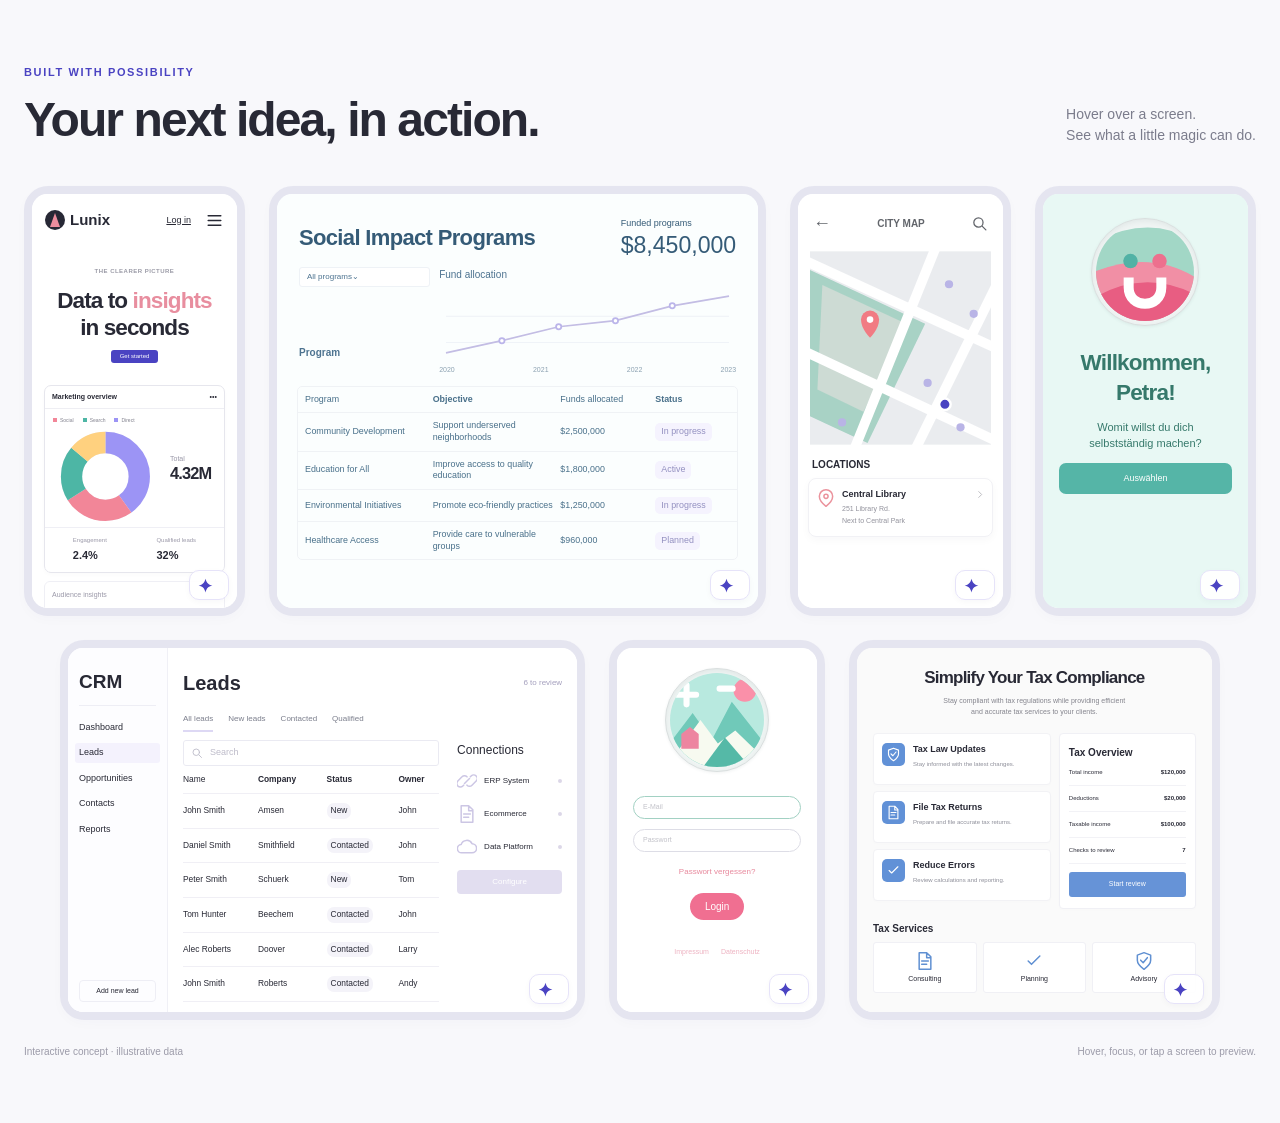
<file: interactive-showcase/index.html>
<!doctype html>
<html lang="en">
<head>
  <meta charset="utf-8">
  <meta name="viewport" content="width=device-width, initial-scale=1">
  <title>Ondeva — New interactive tests</title>
  <link rel="stylesheet" href="css/interactive-showcase.css">
  <!-- Preview page styles only. Do not copy these into the existing website. -->
  <style>body{margin:0;background:#f8f8fb}main{padding:64px 24px;max-width:1440px;margin:auto}@media(max-width:600px){main{padding:32px 16px}}</style>
  <script src="js/interactive-showcase.js" defer></script>
</head>
<body>
<main>
<!-- ============================================================
     NEW SECTION — INTERACTIVE SCREEN SHOWCASE
     CSS: css/interactive-showcase.css | JavaScript: js/interactive-showcase.js
     Each screen is independent. All SVG artwork is embedded directly.
     ============================================================ -->
<section class="odx-showcase" data-odx-showcase aria-label="Interactive app showcase">
  <div class="odx-showcase-heading"><div><span class="odx-eyebrow">BUILT WITH POSSIBILITY</span><h2>Your next idea, in action.</h2></div><p>Hover over a screen.<br>See what a little magic can do.</p></div>
  <div class="odx-gallery">
    <div class="odx-row odx-row-top">
<!-- DATA INSIGHTS — Self-contained HTML and inline SVG artwork. -->
<article class="odx-screen odx-lunix" data-odx-demo="insights" role="button" tabindex="0" aria-label="Preview data insights with Ondeva magic" aria-pressed="false">
  <div class="odx-screen-body"><div class="odx-lunix-nav"><span class="odx-lunix-logo"><i></i>Lunix</span><span>Log in</span><svg class="odx-icon " xmlns="http://www.w3.org/2000/svg" viewBox="0 0 24 24" fill="none" stroke="currentColor" stroke-width="1.8" stroke-linecap="round" stroke-linejoin="round" aria-hidden="true" focusable="false"><path d="M4 6h16M4 12h16M4 18h16"/></svg></div>
<div class="odx-lunix-hero"><span class="odx-tiny-eyebrow">THE CLEARER PICTURE</span><h3>Data to <em>insights</em><br>in seconds</h3><span class="odx-mini-cta">Get started</span></div>
<div class="odx-chart-card"><div class="odx-widget-nav"><b>Marketing overview</b><span>•••</span></div><div class="odx-chart-legend"><span>Social</span><span>Search</span><span>Direct</span></div>
<div class="odx-donut-row"><svg class="odx-donut" viewBox="0 0 100 100" aria-hidden="true"><circle cx="50" cy="50" r="35" fill="none" stroke="#eeedf7" stroke-width="22"/><g transform="rotate(-90 50 50)"><circle class="odx-donut-primary" cx="50" cy="50" r="35" fill="none" stroke="#9c94f5" stroke-width="22" stroke-dasharray="88 220"/><circle cx="50" cy="50" r="35" fill="none" stroke="#f28698" stroke-width="22" stroke-dasharray="57 220" stroke-dashoffset="-88"/><circle cx="50" cy="50" r="35" fill="none" stroke="#4db6a5" stroke-width="22" stroke-dasharray="44 220" stroke-dashoffset="-145"/><circle cx="50" cy="50" r="35" fill="none" stroke="#ffd17f" stroke-width="22" stroke-dasharray="31 220" stroke-dashoffset="-189"/></g></svg>
<div><span class="odx-metric-label" data-odx-before="Total" data-odx-after="Projected total">Total</span><strong class="odx-main-number" data-odx-number data-from="4.32" data-to="5.18" data-digits="2" data-suffix="M">4.32M</strong><span class="odx-lift">+20% potential</span></div></div>
<div class="odx-chart-summary"><span>Engagement<strong data-odx-number data-from="2.4" data-to="3.1" data-digits="1" data-suffix="%">2.4%</strong></span><span>Qualified leads<strong data-odx-number data-from="32" data-to="44" data-suffix="%">32%</strong></span></div></div>
<div class="odx-regions"><span>Audience insights</span><div><i></i><i></i><i></i><i></i><i></i><i></i><i></i><i></i></div></div></div>
  <span class="odx-scan" aria-hidden="true"></span>
  <div class="odx-magic" aria-hidden="true"><span class="odx-magic-orb"><svg class="odx-icon " xmlns="http://www.w3.org/2000/svg" viewBox="0 0 24 24" fill="none" stroke="currentColor" stroke-width="1.8" stroke-linecap="round" stroke-linejoin="round" aria-hidden="true" focusable="false"><path d="M12 1C14 8 16 10 23 12C16 14 14 16 12 23C10 16 8 14 1 12C8 10 10 8 12 1Z" fill="currentColor" stroke="none"/></svg></span><div><span class="odx-magic-label">A LITTLE ONDEVA MAGIC</span><span class="odx-magic-text" data-odx-prompt>Show a stronger campaign mix.</span><span class="odx-magic-progress"></span><span class="odx-magic-done"><svg class="odx-icon " xmlns="http://www.w3.org/2000/svg" viewBox="0 0 24 24" fill="none" stroke="currentColor" stroke-width="1.8" stroke-linecap="round" stroke-linejoin="round" aria-hidden="true" focusable="false"><path d="m5 12 4 4L19 6"/></svg>Projection ready</span></div></div>
  <span class="odx-screen-cue" aria-hidden="true"><svg class="odx-icon " xmlns="http://www.w3.org/2000/svg" viewBox="0 0 24 24" fill="none" stroke="currentColor" stroke-width="1.8" stroke-linecap="round" stroke-linejoin="round" aria-hidden="true" focusable="false"><path d="M12 1C14 8 16 10 23 12C16 14 14 16 12 23C10 16 8 14 1 12C8 10 10 8 12 1Z" fill="currentColor" stroke="none"/></svg><span>Try the magic</span></span>
</article><!-- SOCIAL IMPACT PROGRAMS — Self-contained HTML and inline SVG artwork. -->
<article class="odx-screen odx-impact" data-odx-demo="impact" role="button" tabindex="0" aria-label="Preview social impact programs with Ondeva magic" aria-pressed="false">
  <div class="odx-screen-body"><div class="odx-impact-header"><h3>Social Impact Programs</h3><div><span>Funded programs</span><strong>$8,450,000</strong></div></div>
<div class="odx-impact-chart"><div><span class="odx-filter">All programs⌄</span><b>Program</b></div><div><span>Fund allocation</span><svg viewBox="0 0 340 90" aria-hidden="true"><path d="M8 65H332M8 35H332" stroke="#edf0f6"/><path class="odx-line-base" d="M8 77 72 63 137 47 202 40 267 23 332 12"/><path class="odx-line-improved" d="M8 77 72 68 137 51 202 35 267 12 332 2"/><g fill="white" stroke="#bbb5ea" stroke-width="2"><circle cx="72" cy="63" r="3"/><circle cx="137" cy="47" r="3"/><circle cx="202" cy="40" r="3"/><circle cx="267" cy="23" r="3"/></g></svg><div class="odx-years"><span>2020</span><span>2021</span><span>2022</span><span>2023</span></div></div></div>
<div class="odx-program-table"><div class="odx-program-row odx-table-head"><b>Program</b><span>Objective</span><strong>Funds allocated</strong><span>Status</span></div><div class="odx-program-row"><b>Community Development</b><span>Support underserved neighborhoods</span><strong>$2,500,000</strong><span class="odx-pill">In progress</span></div><div class="odx-program-row"><b>Education for All</b><span>Improve access to quality education</span><strong>$1,800,000</strong><span class="odx-pill">Active</span></div><div class="odx-program-row"><b>Environmental Initiatives</b><span>Promote eco-friendly practices</span><strong>$1,250,000</strong><span class="odx-pill">In progress</span></div><div class="odx-program-row"><b>Healthcare Access</b><span>Provide care to vulnerable groups</span><strong>$960,000</strong><span class="odx-pill" data-odx-before="Planned" data-odx-after="Ready to launch">Planned</span></div></div><div class="odx-inline-result"><svg class="odx-icon " xmlns="http://www.w3.org/2000/svg" viewBox="0 0 24 24" fill="none" stroke="currentColor" stroke-width="1.8" stroke-linecap="round" stroke-linejoin="round" aria-hidden="true" focusable="false"><path d="m5 12 4 4L19 6"/></svg>Launch plan prepared · funding unchanged</div></div>
  <span class="odx-scan" aria-hidden="true"></span>
  <div class="odx-magic" aria-hidden="true"><span class="odx-magic-orb"><svg class="odx-icon " xmlns="http://www.w3.org/2000/svg" viewBox="0 0 24 24" fill="none" stroke="currentColor" stroke-width="1.8" stroke-linecap="round" stroke-linejoin="round" aria-hidden="true" focusable="false"><path d="M12 1C14 8 16 10 23 12C16 14 14 16 12 23C10 16 8 14 1 12C8 10 10 8 12 1Z" fill="currentColor" stroke="none"/></svg></span><div><span class="odx-magic-label">A LITTLE ONDEVA MAGIC</span><span class="odx-magic-text" data-odx-prompt>Prepare a launch plan for the next program.</span><span class="odx-magic-progress"></span><span class="odx-magic-done"><svg class="odx-icon " xmlns="http://www.w3.org/2000/svg" viewBox="0 0 24 24" fill="none" stroke="currentColor" stroke-width="1.8" stroke-linecap="round" stroke-linejoin="round" aria-hidden="true" focusable="false"><path d="m5 12 4 4L19 6"/></svg>Launch plan ready</span></div></div>
  <span class="odx-screen-cue" aria-hidden="true"><svg class="odx-icon " xmlns="http://www.w3.org/2000/svg" viewBox="0 0 24 24" fill="none" stroke="currentColor" stroke-width="1.8" stroke-linecap="round" stroke-linejoin="round" aria-hidden="true" focusable="false"><path d="M12 1C14 8 16 10 23 12C16 14 14 16 12 23C10 16 8 14 1 12C8 10 10 8 12 1Z" fill="currentColor" stroke="none"/></svg><span>Try the magic</span></span>
</article><!-- CITY MAP — Self-contained HTML and inline SVG artwork. -->
<article class="odx-screen odx-city" data-odx-demo="map" role="button" tabindex="0" aria-label="Preview city map with Ondeva magic" aria-pressed="false">
  <div class="odx-screen-body"><div class="odx-map-header"><span>←</span><b>CITY MAP</b><svg class="odx-icon " xmlns="http://www.w3.org/2000/svg" viewBox="0 0 24 24" fill="none" stroke="currentColor" stroke-width="1.8" stroke-linecap="round" stroke-linejoin="round" aria-hidden="true" focusable="false"><circle cx="10.5" cy="10.5" r="6.5"/><path d="m16 16 5 5"/></svg></div>
<div class="odx-map"><svg viewBox="0 0 220 235" aria-hidden="true"><rect width="220" height="235" fill="#eaecef"/><path d="m-10 18 150 70-70 145-80-37Z" fill="#a8d2c5"/><path d="m15 41 102 47-52 107-56-27Z" fill="#cddbd4"/><path d="m-20 5 260 119M-10 120l250 117M159-20 48 255M245 4 121 255" fill="none" stroke="#fff" stroke-width="12"/><path class="odx-map-route" d="m164 186-77-36 46-95" fill="none" stroke="#4a43c2" stroke-width="5" stroke-linecap="round" stroke-dasharray="240"/><g fill="#b9b4e6"><circle cx="169" cy="40" r="5"/><circle cx="199" cy="76" r="5"/><circle cx="143" cy="160" r="5"/><circle cx="39" cy="208" r="5"/><circle cx="183" cy="214" r="5"/></g><g class="odx-map-pin"><path d="M84 83c0 12-11 22-11 22S62 95 62 83a11 11 0 0 1 22 0" fill="#f17b83"/><circle cx="73" cy="83" r="4" fill="white"/></g><circle cx="164" cy="186" r="7" fill="#4a43c2" stroke="white" stroke-width="3"/></svg></div>
<h3 class="odx-map-label">LOCATIONS</h3><div class="odx-location"><svg class="odx-icon " xmlns="http://www.w3.org/2000/svg" viewBox="0 0 24 24" fill="none" stroke="currentColor" stroke-width="1.8" stroke-linecap="round" stroke-linejoin="round" aria-hidden="true" focusable="false"><path d="M20 10c0 6-8 12-8 12S4 16 4 10a8 8 0 0 1 16 0Z"/><circle cx="12" cy="10" r="2.5"/></svg><div><b>Central Library</b><span>251 Library Rd.</span><small data-odx-before="Next to Central Park" data-odx-after="3 min away · route ready">Next to Central Park</small></div><svg class="odx-icon " xmlns="http://www.w3.org/2000/svg" viewBox="0 0 24 24" fill="none" stroke="currentColor" stroke-width="1.8" stroke-linecap="round" stroke-linejoin="round" aria-hidden="true" focusable="false"><path d="m9 5 7 7-7 7"/></svg></div></div>
  <span class="odx-scan" aria-hidden="true"></span>
  <div class="odx-magic" aria-hidden="true"><span class="odx-magic-orb"><svg class="odx-icon " xmlns="http://www.w3.org/2000/svg" viewBox="0 0 24 24" fill="none" stroke="currentColor" stroke-width="1.8" stroke-linecap="round" stroke-linejoin="round" aria-hidden="true" focusable="false"><path d="M12 1C14 8 16 10 23 12C16 14 14 16 12 23C10 16 8 14 1 12C8 10 10 8 12 1Z" fill="currentColor" stroke="none"/></svg></span><div><span class="odx-magic-label">A LITTLE ONDEVA MAGIC</span><span class="odx-magic-text" data-odx-prompt>Find the closest library and show the route.</span><span class="odx-magic-progress"></span><span class="odx-magic-done"><svg class="odx-icon " xmlns="http://www.w3.org/2000/svg" viewBox="0 0 24 24" fill="none" stroke="currentColor" stroke-width="1.8" stroke-linecap="round" stroke-linejoin="round" aria-hidden="true" focusable="false"><path d="m5 12 4 4L19 6"/></svg>Route found</span></div></div>
  <span class="odx-screen-cue" aria-hidden="true"><svg class="odx-icon " xmlns="http://www.w3.org/2000/svg" viewBox="0 0 24 24" fill="none" stroke="currentColor" stroke-width="1.8" stroke-linecap="round" stroke-linejoin="round" aria-hidden="true" focusable="false"><path d="M12 1C14 8 16 10 23 12C16 14 14 16 12 23C10 16 8 14 1 12C8 10 10 8 12 1Z" fill="currentColor" stroke="none"/></svg><span>Try the magic</span></span>
</article><!-- PERSONALIZED ONBOARDING — Self-contained HTML and inline SVG artwork. -->
<article class="odx-screen odx-welcome" data-odx-demo="welcome" role="button" tabindex="0" aria-label="Preview personalized onboarding with Ondeva magic" aria-pressed="false">
  <div class="odx-screen-body"><span class="odx-character"><svg viewBox="0 0 108 108" aria-hidden="true"><path d="M0 20Q60-10 108 20v88H0Z" fill="#a2d7c6"/><path d="M-5 55Q60 28 113 62v50H-5Z" fill="#f18fa5"/><path d="M0 81q54-30 108-3v35H0Z" fill="#e85d82"/><circle cx="38" cy="42" r="8" fill="#51b2a5"/><circle cx="70" cy="42" r="8" fill="#ed708e"/><path d="M36 60v11c0 24 36 24 36 0V60" fill="none" stroke="white" stroke-width="11"/></svg></span><h3>Willkommen,<br>Petra!</h3><p>Womit willst du dich<br>selbstständig machen?</p><span class="odx-welcome-button" data-odx-before="Auswählen" data-odx-after="Dein Plan ist bereit ✓">Auswählen</span><span class="odx-welcome-recommendation">Kreativstudio<br><small>Ein guter Start für deine Idee.</small></span></div>
  <span class="odx-scan" aria-hidden="true"></span>
  <div class="odx-magic" aria-hidden="true"><span class="odx-magic-orb"><svg class="odx-icon " xmlns="http://www.w3.org/2000/svg" viewBox="0 0 24 24" fill="none" stroke="currentColor" stroke-width="1.8" stroke-linecap="round" stroke-linejoin="round" aria-hidden="true" focusable="false"><path d="M12 1C14 8 16 10 23 12C16 14 14 16 12 23C10 16 8 14 1 12C8 10 10 8 12 1Z" fill="currentColor" stroke="none"/></svg></span><div><span class="odx-magic-label">A LITTLE ONDEVA MAGIC</span><span class="odx-magic-text" data-odx-prompt>Turn Petra’s idea into a starting plan.</span><span class="odx-magic-progress"></span><span class="odx-magic-done"><svg class="odx-icon " xmlns="http://www.w3.org/2000/svg" viewBox="0 0 24 24" fill="none" stroke="currentColor" stroke-width="1.8" stroke-linecap="round" stroke-linejoin="round" aria-hidden="true" focusable="false"><path d="m5 12 4 4L19 6"/></svg>Next step found</span></div></div>
  <span class="odx-screen-cue" aria-hidden="true"><svg class="odx-icon " xmlns="http://www.w3.org/2000/svg" viewBox="0 0 24 24" fill="none" stroke="currentColor" stroke-width="1.8" stroke-linecap="round" stroke-linejoin="round" aria-hidden="true" focusable="false"><path d="M12 1C14 8 16 10 23 12C16 14 14 16 12 23C10 16 8 14 1 12C8 10 10 8 12 1Z" fill="currentColor" stroke="none"/></svg><span>Try the magic</span></span>
</article>
    </div>
    <div class="odx-row odx-row-bottom">
<!-- CRM LEADS — Self-contained HTML and inline SVG artwork. -->
<article class="odx-screen odx-crm" data-odx-demo="crm" role="button" tabindex="0" aria-label="Preview crm leads with Ondeva magic" aria-pressed="false">
  <div class="odx-screen-body"><aside class="odx-crm-sidebar"><h3>CRM</h3><span>Dashboard</span><b>Leads</b><span>Opportunities</span><span>Contacts</span><span>Reports</span><small>Add new lead</small></aside><div class="odx-crm-main"><div class="odx-crm-heading"><h3>Leads</h3><span class="odx-crm-count" data-odx-before="6 to review" data-odx-after="6 qualified">6 to review</span></div><div class="odx-crm-tabs"><b>All leads</b><span>New leads</span><span>Contacted</span><span>Qualified</span></div><div class="odx-crm-content"><div><div class="odx-search-field"><svg class="odx-icon " xmlns="http://www.w3.org/2000/svg" viewBox="0 0 24 24" fill="none" stroke="currentColor" stroke-width="1.8" stroke-linecap="round" stroke-linejoin="round" aria-hidden="true" focusable="false"><circle cx="10.5" cy="10.5" r="6.5"/><path d="m16 16 5 5"/></svg>Search</div><div class="odx-lead-row odx-table-head"><b>Name</b><span>Company</span><span>Status</span><span>Owner</span></div><div class="odx-lead-row"><b>John Smith</b><span>Amsen</span><span class="odx-lead-status" data-odx-before="New" data-odx-after="Qualified">New</span><span>John</span></div><div class="odx-lead-row"><b>Daniel Smith</b><span>Smithfield</span><span class="odx-lead-status" data-odx-before="Contacted" data-odx-after="Qualified">Contacted</span><span>John</span></div><div class="odx-lead-row"><b>Peter Smith</b><span>Schuerk</span><span class="odx-lead-status" data-odx-before="New" data-odx-after="Qualified">New</span><span>Tom</span></div><div class="odx-lead-row"><b>Tom Hunter</b><span>Beechem</span><span class="odx-lead-status" data-odx-before="Contacted" data-odx-after="Qualified">Contacted</span><span>John</span></div><div class="odx-lead-row"><b>Alec Roberts</b><span>Doover</span><span class="odx-lead-status" data-odx-before="Contacted" data-odx-after="Qualified">Contacted</span><span>Larry</span></div><div class="odx-lead-row"><b>John Smith</b><span>Roberts</span><span class="odx-lead-status" data-odx-before="Contacted" data-odx-after="Qualified">Contacted</span><span>Andy</span></div></div><div class="odx-connections"><h4>Connections</h4><span><svg class="odx-icon " xmlns="http://www.w3.org/2000/svg" viewBox="0 0 24 24" fill="none" stroke="currentColor" stroke-width="1.8" stroke-linecap="round" stroke-linejoin="round" aria-hidden="true" focusable="false"><path d="m9 15 6-6M8 17l-1 1a4 4 0 0 1-6-6l5-5a4 4 0 0 1 6 0m4 0 1-1a4 4 0 0 1 6 6l-5 5a4 4 0 0 1-6 0"/></svg>ERP System<i></i></span><span><svg class="odx-icon " xmlns="http://www.w3.org/2000/svg" viewBox="0 0 24 24" fill="none" stroke="currentColor" stroke-width="1.8" stroke-linecap="round" stroke-linejoin="round" aria-hidden="true" focusable="false"><path d="M14 2H5v20h14V7Z M14 2v6h5 M8 12h8 M8 16h6"/></svg>Ecommerce<i></i></span><span><svg class="odx-icon " xmlns="http://www.w3.org/2000/svg" viewBox="0 0 24 24" fill="none" stroke="currentColor" stroke-width="1.8" stroke-linecap="round" stroke-linejoin="round" aria-hidden="true" focusable="false"><path d="M6 19a5 5 0 0 1-1-10 7 7 0 0 1 13-1 5.5 5.5 0 0 1 0 11Z"/></svg>Data Platform<i></i></span><small data-odx-before="Configure" data-odx-after="Connected ✓">Configure</small></div></div></div></div>
  <span class="odx-scan" aria-hidden="true"></span>
  <div class="odx-magic" aria-hidden="true"><span class="odx-magic-orb"><svg class="odx-icon " xmlns="http://www.w3.org/2000/svg" viewBox="0 0 24 24" fill="none" stroke="currentColor" stroke-width="1.8" stroke-linecap="round" stroke-linejoin="round" aria-hidden="true" focusable="false"><path d="M12 1C14 8 16 10 23 12C16 14 14 16 12 23C10 16 8 14 1 12C8 10 10 8 12 1Z" fill="currentColor" stroke="none"/></svg></span><div><span class="odx-magic-label">A LITTLE ONDEVA MAGIC</span><span class="odx-magic-text" data-odx-prompt>Qualify my leads and connect the tools.</span><span class="odx-magic-progress"></span><span class="odx-magic-done"><svg class="odx-icon " xmlns="http://www.w3.org/2000/svg" viewBox="0 0 24 24" fill="none" stroke="currentColor" stroke-width="1.8" stroke-linecap="round" stroke-linejoin="round" aria-hidden="true" focusable="false"><path d="m5 12 4 4L19 6"/></svg>Leads organized</span></div></div>
  <span class="odx-screen-cue" aria-hidden="true"><svg class="odx-icon " xmlns="http://www.w3.org/2000/svg" viewBox="0 0 24 24" fill="none" stroke="currentColor" stroke-width="1.8" stroke-linecap="round" stroke-linejoin="round" aria-hidden="true" focusable="false"><path d="M12 1C14 8 16 10 23 12C16 14 14 16 12 23C10 16 8 14 1 12C8 10 10 8 12 1Z" fill="currentColor" stroke="none"/></svg><span>Try the magic</span></span>
</article><!-- SIGN IN EXPERIENCE — Self-contained HTML and inline SVG artwork. -->
<article class="odx-screen odx-login" data-odx-demo="login" role="button" tabindex="0" aria-label="Preview sign in experience with Ondeva magic" aria-pressed="false">
  <div class="odx-screen-body"><span class="odx-character"><svg viewBox="0 0 108 108" aria-hidden="true"><rect width="108" height="108" fill="#b8e9df"/><path d="m0 80 26-34 22 31 23-44 37 47v28H0Z" fill="#70c9b9"/><path d="m0 102 35-48 20 27 20-15 33 32v10H0Z" fill="#f7faf0"/><path d="m38 108 25-34 29 34" fill="#55b9a7"/><circle cx="86" cy="20" r="13" fill="#fa90a9"/><path d="M8 25h22M19 14v22M57 18h15" stroke="white" stroke-width="7" stroke-linecap="round"/><path d="M13 79v-9l10-8 10 8v17H13Z" fill="#ed85a0"/></svg></span><div class="odx-login-fields"><span>E-Mail<i>petra@example.com</i></span><span>Passwort<i>••••••••••</i></span></div><small class="odx-forgot">Passwort vergessen?</small><span class="odx-login-button" data-odx-before="Login" data-odx-after="Willkommen ✓">Login</span><div class="odx-login-success"><svg class="odx-icon " xmlns="http://www.w3.org/2000/svg" viewBox="0 0 24 24" fill="none" stroke="currentColor" stroke-width="1.8" stroke-linecap="round" stroke-linejoin="round" aria-hidden="true" focusable="false"><path d="m12 2 8 3v6c0 5-8 11-8 11S4 16 4 11V5Z"/><path d="m8 11 3 3 5-6"/></svg>Sicher verbunden</div><div class="odx-login-footer">Impressum <span>Datenschutz</span></div></div>
  <span class="odx-scan" aria-hidden="true"></span>
  <div class="odx-magic" aria-hidden="true"><span class="odx-magic-orb"><svg class="odx-icon " xmlns="http://www.w3.org/2000/svg" viewBox="0 0 24 24" fill="none" stroke="currentColor" stroke-width="1.8" stroke-linecap="round" stroke-linejoin="round" aria-hidden="true" focusable="false"><path d="M12 1C14 8 16 10 23 12C16 14 14 16 12 23C10 16 8 14 1 12C8 10 10 8 12 1Z" fill="currentColor" stroke="none"/></svg></span><div><span class="odx-magic-label">A LITTLE ONDEVA MAGIC</span><span class="odx-magic-text" data-odx-prompt>Preview a seamless sign-in experience.</span><span class="odx-magic-progress"></span><span class="odx-magic-done"><svg class="odx-icon " xmlns="http://www.w3.org/2000/svg" viewBox="0 0 24 24" fill="none" stroke="currentColor" stroke-width="1.8" stroke-linecap="round" stroke-linejoin="round" aria-hidden="true" focusable="false"><path d="m5 12 4 4L19 6"/></svg>Welcome back</span></div></div>
  <span class="odx-screen-cue" aria-hidden="true"><svg class="odx-icon " xmlns="http://www.w3.org/2000/svg" viewBox="0 0 24 24" fill="none" stroke="currentColor" stroke-width="1.8" stroke-linecap="round" stroke-linejoin="round" aria-hidden="true" focusable="false"><path d="M12 1C14 8 16 10 23 12C16 14 14 16 12 23C10 16 8 14 1 12C8 10 10 8 12 1Z" fill="currentColor" stroke="none"/></svg><span>Try the magic</span></span>
</article><!-- COMPLIANCE REVIEW — Self-contained HTML and inline SVG artwork. -->
<article class="odx-screen odx-tax" data-odx-demo="tax" role="button" tabindex="0" aria-label="Preview compliance review with Ondeva magic" aria-pressed="false">
  <div class="odx-screen-body"><h3>Simplify Your Tax Compliance</h3><p class="odx-tax-intro">Stay compliant with tax regulations while providing efficient<br>and accurate tax services to your clients.</p><div class="odx-tax-grid"><div class="odx-tax-services"><div><span><svg class="odx-icon " xmlns="http://www.w3.org/2000/svg" viewBox="0 0 24 24" fill="none" stroke="currentColor" stroke-width="1.8" stroke-linecap="round" stroke-linejoin="round" aria-hidden="true" focusable="false"><path d="m12 2 8 3v6c0 5-8 11-8 11S4 16 4 11V5Z"/><path d="m8 11 3 3 5-6"/></svg></span><p><b>Tax Law Updates</b><small>Stay informed with the latest changes.</small></p></div><div><span><svg class="odx-icon " xmlns="http://www.w3.org/2000/svg" viewBox="0 0 24 24" fill="none" stroke="currentColor" stroke-width="1.8" stroke-linecap="round" stroke-linejoin="round" aria-hidden="true" focusable="false"><path d="M14 2H5v20h14V7Z M14 2v6h5 M8 12h8 M8 16h6"/></svg></span><p><b>File Tax Returns</b><small>Prepare and file accurate tax returns.</small></p></div><div><span><svg class="odx-icon " xmlns="http://www.w3.org/2000/svg" viewBox="0 0 24 24" fill="none" stroke="currentColor" stroke-width="1.8" stroke-linecap="round" stroke-linejoin="round" aria-hidden="true" focusable="false"><path d="m5 12 4 4L19 6"/></svg></span><p><b>Reduce Errors</b><small>Review calculations and reporting.</small></p></div></div><div class="odx-tax-overview"><h4>Tax Overview</h4><span>Total income<b>$120,000</b></span><span>Deductions<b>$20,000</b></span><span>Taxable income<b>$100,000</b></span><span>Checks to review<b data-odx-number data-from="7" data-to="0">7</b></span><strong data-odx-before="Start review" data-odx-after="Review complete ✓">Start review</strong></div></div><h4 class="odx-tax-subheading">Tax Services</h4><div class="odx-tax-bottom"><span><svg class="odx-icon " xmlns="http://www.w3.org/2000/svg" viewBox="0 0 24 24" fill="none" stroke="currentColor" stroke-width="1.8" stroke-linecap="round" stroke-linejoin="round" aria-hidden="true" focusable="false"><path d="M14 2H5v20h14V7Z M14 2v6h5 M8 12h8 M8 16h6"/></svg>Consulting</span><span><svg class="odx-icon " xmlns="http://www.w3.org/2000/svg" viewBox="0 0 24 24" fill="none" stroke="currentColor" stroke-width="1.8" stroke-linecap="round" stroke-linejoin="round" aria-hidden="true" focusable="false"><path d="m5 12 4 4L19 6"/></svg>Planning</span><span><svg class="odx-icon " xmlns="http://www.w3.org/2000/svg" viewBox="0 0 24 24" fill="none" stroke="currentColor" stroke-width="1.8" stroke-linecap="round" stroke-linejoin="round" aria-hidden="true" focusable="false"><path d="m12 2 8 3v6c0 5-8 11-8 11S4 16 4 11V5Z"/><path d="m8 11 3 3 5-6"/></svg>Advisory</span></div></div>
  <span class="odx-scan" aria-hidden="true"></span>
  <div class="odx-magic" aria-hidden="true"><span class="odx-magic-orb"><svg class="odx-icon " xmlns="http://www.w3.org/2000/svg" viewBox="0 0 24 24" fill="none" stroke="currentColor" stroke-width="1.8" stroke-linecap="round" stroke-linejoin="round" aria-hidden="true" focusable="false"><path d="M12 1C14 8 16 10 23 12C16 14 14 16 12 23C10 16 8 14 1 12C8 10 10 8 12 1Z" fill="currentColor" stroke="none"/></svg></span><div><span class="odx-magic-label">A LITTLE ONDEVA MAGIC</span><span class="odx-magic-text" data-odx-prompt>Review this overview and resolve flagged checks.</span><span class="odx-magic-progress"></span><span class="odx-magic-done"><svg class="odx-icon " xmlns="http://www.w3.org/2000/svg" viewBox="0 0 24 24" fill="none" stroke="currentColor" stroke-width="1.8" stroke-linecap="round" stroke-linejoin="round" aria-hidden="true" focusable="false"><path d="m5 12 4 4L19 6"/></svg>Checks reviewed</span></div></div>
  <span class="odx-screen-cue" aria-hidden="true"><svg class="odx-icon " xmlns="http://www.w3.org/2000/svg" viewBox="0 0 24 24" fill="none" stroke="currentColor" stroke-width="1.8" stroke-linecap="round" stroke-linejoin="round" aria-hidden="true" focusable="false"><path d="M12 1C14 8 16 10 23 12C16 14 14 16 12 23C10 16 8 14 1 12C8 10 10 8 12 1Z" fill="currentColor" stroke="none"/></svg><span>Try the magic</span></span>
</article>
    </div>
  </div>
  <div class="odx-showcase-footer"><span>Interactive concept · illustrative data</span><span class="odx-footer-instruction">Hover, focus, or tap a screen to preview.</span></div>
  <span class="odx-sr-only" data-odx-status role="status" aria-live="polite"></span>
</section>
</main>
</body>
</html>
</file>
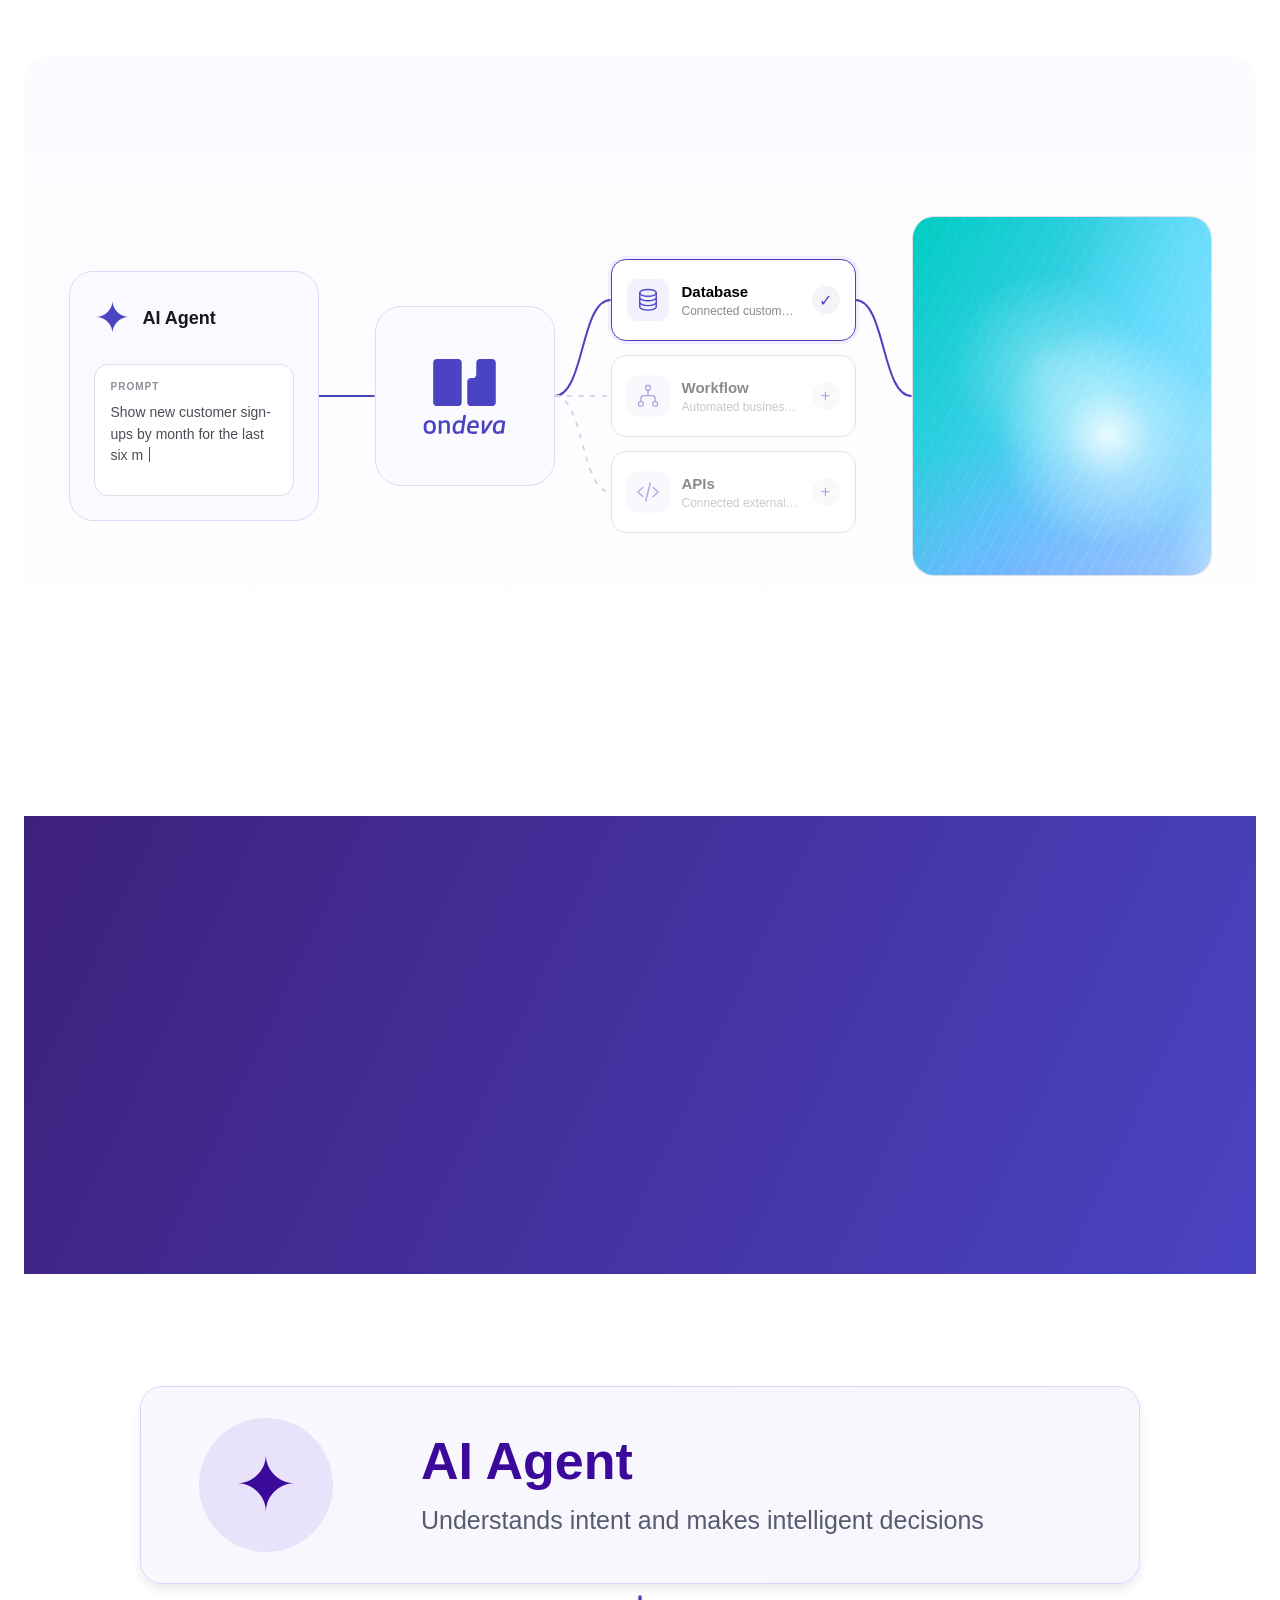
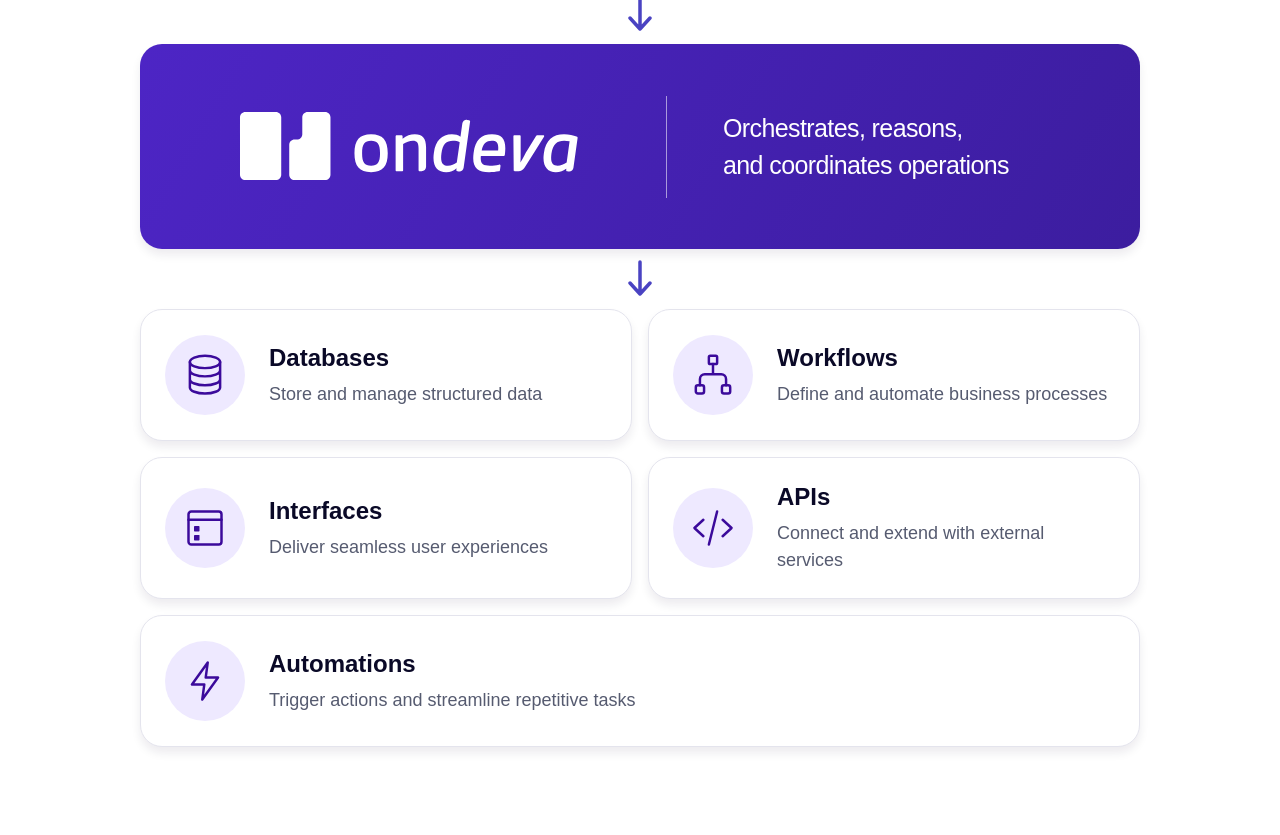
<file: ondeva-ai-agent-demo/index.html>
<!DOCTYPE html>

<html lang="en">

<head>

  <meta charset="UTF-8">

  <meta name="viewport" content="width=device-width, initial-scale=1.0">

  <title>Ondeva AI Agent Demo</title>

  <link rel="stylesheet" href="./css/style.css">

</head>

<body>

  <!-- ICONS — Each SVG contains its own artwork for independent section integration. -->

  <main class="page">

    
  <!-- ============================================================
     SECTION 01 — INTERACTIVE AI AGENT DEMO
     ============================================================ -->

    <section

      class="experience"

      id="experience"

    >

      <canvas

        class="proximity-canvas"

        id="proximityCanvas"

      ></canvas>

      <!-- AI AGENT — ICON, TITLE, AND ANIMATED PROMPT -->

      <div class="flow-item agent-column">

        <div

          class="agent-node"

          id="agentNode"

        >

          <div class="agent-heading">

            <div class="agent-symbol" aria-hidden="true">✦</div>

            <div class="agent-title">AI Agent</div>

          </div>

          <div class="prompt-box">

            <span class="prompt-label">

              PROMPT

            </span>

            <div class="prompt-content">

              <span id="promptText"></span>

              <span

                class="prompt-cursor"

                id="promptCursor"

                hidden

              ></span>

            </div>

          </div>

        </div>

      </div>

      <!-- ONDEVA — PLATFORM LOGO -->

      <div class="flow-item ondeva-column">

        <div

          class="ondeva-node"

          id="ondevaNode"

        >

          <svg

            class="ondeva-logo"

            xmlns="http://www.w3.org/2000/svg"

            width="80"

            height="80"

            viewBox="0 0 80 80"

            fill="none"

            aria-label="Ondeva"

          >

            <path d="M35.054 11.4471H18.9602C17.4014 11.4471 16.1377 12.7043 16.1377 14.2552V44.4873C16.1377 46.0381 17.4014 47.2954 18.9602 47.2954H35.054C36.6128 47.2954 37.8765 46.0381 37.8765 44.4873V14.2552C37.8765 12.7043 36.6128 11.4471 35.054 11.4471Z" fill="#4A43C2"/>

            <path d="M61.009 11.446H51.8012C50.2409 11.446 48.9767 12.7038 48.9767 14.2541V23.1842C48.9767 24.7365 47.7125 25.9943 46.1522 25.9943H44.9153C43.355 25.9943 42.0908 27.252 42.0908 28.8043V44.4862C42.0908 46.0385 43.355 47.2963 44.9153 47.2963H61.007C62.5673 47.2963 63.8315 46.0385 63.8315 44.4862V14.2561C63.8315 12.7038 62.5673 11.448 61.007 11.448L61.009 11.446Z" fill="#4A43C2"/>

            <path d="M8.90674 63.2883C8.90674 59.6944 10.3064 58.0233 13.5429 58.0233C16.7793 58.0233 18.1801 59.6944 18.1801 63.2883C18.1801 66.8822 16.7804 68.5533 13.5429 68.5533C10.3054 68.5533 8.90674 66.8822 8.90674 63.2883ZM13.5429 66.7563C15.3178 66.7563 16.0278 65.9 16.0278 63.2883C16.0278 60.6766 15.3178 59.8202 13.5429 59.8202C11.7679 59.8202 11.0367 60.6766 11.0367 63.2883C11.0367 65.9 11.7466 66.7563 13.5429 66.7563Z" fill="#4A43C2"/>

            <path d="M42.0898 63.1834C42.5909 59.6322 44.1984 58.024 47.2057 58.024C49.7737 58.024 50.9229 59.2152 50.9229 61.8887C50.9229 62.4731 50.86 63.1215 50.7971 63.7059C50.7555 63.9779 50.6713 64.0611 50.3792 64.0611H44.1153C44.0939 64.2904 44.0737 64.4994 44.0737 64.6881C44.0737 66.339 44.8881 66.7559 46.6417 66.7559C47.6022 66.7559 48.2493 66.6514 49.1682 66.4637C49.4816 66.4008 49.6064 66.5683 49.5861 66.8402L49.4401 67.9269C49.4187 68.1562 49.3356 68.2607 49.0851 68.3033C48.2919 68.4494 47.373 68.554 46.4328 68.554C43.4053 68.554 41.9854 67.3841 41.9854 64.6476C41.9854 64.2093 42.0269 63.7081 42.0898 63.1855V63.1834ZM48.9177 62.5158C48.939 62.2439 48.9593 61.9933 48.9593 61.764C48.9593 60.3019 48.3954 59.8007 47.1428 59.8007C45.6184 59.8007 44.741 60.5322 44.3445 62.5158H48.9177Z" fill="#4A43C2"/>

            <path d="M40.8331 54.0633L40.3086 53.9908C39.6477 53.898 39.0454 54.3587 38.9526 55.0199L38.4431 58.6447L38.4356 58.6713C37.7672 58.2117 36.9741 58.024 36.0552 58.024C33.2366 58.024 31.5033 59.758 31.0225 63.225C30.9596 63.7049 30.918 64.1646 30.918 64.5826C30.918 67.2561 32.2548 68.5519 34.4679 68.5519C35.5957 68.5519 36.5765 68.2181 37.3493 67.4449L37.2822 67.9419C37.2779 67.976 37.28 68.009 37.2854 68.041C37.2982 68.1509 37.3515 68.2245 37.4314 68.2639C37.4698 68.2885 37.5135 68.3055 37.5615 68.313L37.9506 68.3674C38.6115 68.4601 39.2213 67.9995 39.314 67.3383L40.4355 59.3144L40.4557 59.1683L40.4674 59.0851L41.0335 55.0252L41.0879 54.6253L41.1092 54.4749L41.1145 54.4365C41.1401 54.2574 41.0143 54.091 40.8352 54.0654L40.8331 54.0633ZM33.0479 64.5207C33.0479 64.1869 33.0693 63.7892 33.1311 63.3306C33.4861 60.7818 34.4679 59.821 36.3462 59.821C37.1159 59.821 37.7203 59.966 38.2203 60.2155L37.9847 61.8888L37.4112 65.8783C36.7012 66.4425 35.8654 66.7763 34.9476 66.7763C33.7366 66.7763 33.0479 66.1705 33.0479 64.5207Z" fill="#4A43C2"/>

            <path d="M70.7459 58.6297C69.9314 58.3375 68.6575 58.024 67.3005 58.024C64.1685 58.024 62.1633 59.6322 61.6623 63.2879C61.5994 63.7475 61.5578 64.1858 61.5578 64.6039C61.5578 67.2145 62.8733 68.5518 64.9819 68.5518C66.1726 68.5518 67.1747 68.1551 67.9476 67.528L67.9412 67.5686L67.8687 67.9418C67.8431 68.121 67.9689 68.2873 68.148 68.3129L68.5371 68.3673C69.198 68.4601 69.8078 67.9994 69.9005 67.3382L71.0593 59.0478C71.0806 58.8601 70.9964 58.714 70.7459 58.6297ZM65.5042 66.7559C64.3348 66.7559 63.6877 66.1289 63.6877 64.6039C63.6877 64.2701 63.709 63.8936 63.7709 63.4553C64.1674 60.7605 65.2953 59.7996 67.3207 59.7996C67.8015 59.7996 68.3025 59.8625 68.8238 59.967L68.0094 65.8783C67.2163 66.4211 66.3602 66.7559 65.5042 66.7559Z" fill="#4A43C2"/>

            <path d="M25.7181 58.024C24.5071 58.024 23.3792 58.4004 22.3143 59.2152V58.6095C22.3143 58.4004 22.1885 58.2757 21.9806 58.2757H20.7067C20.4978 58.2757 20.373 58.4015 20.373 58.6095V67.9887C20.373 68.1764 20.4988 68.3023 20.6864 68.3023H22.148C22.3356 68.3023 22.4614 68.1764 22.4614 67.9887V60.7402C23.2971 60.1974 24.2363 59.8209 25.1968 59.8209C26.3449 59.8209 26.7628 60.3637 26.7628 62.0764V67.9674C26.7628 68.0005 26.7692 68.0325 26.7788 68.0634C26.8065 68.1818 26.8832 68.2586 27.0016 68.2863C27.0325 68.2959 27.0634 68.3023 27.0975 68.3023H27.6145C28.2978 68.3023 28.8511 67.7488 28.8511 67.0652V61.6381C28.8511 59.2354 27.8906 58.024 25.7191 58.024H25.7181Z" fill="#4A43C2"/>

            <path d="M58.998 62.9745L61.6577 58.729C61.8581 58.4582 61.7259 58.2907 61.4754 58.2907H59.8871C59.6994 58.2907 59.5662 58.3323 59.4447 58.52L57.1399 62.3389C56.4491 63.3819 55.9961 64.4846 55.1283 65.8827C55.236 64.5262 55.1806 63.4661 55.1998 62.4434V58.6245C55.2008 58.4102 55.1017 58.2907 54.8927 58.2907H53.5112C53.282 58.2907 53.1764 58.3718 53.1764 58.6032L53.2617 67.9729C53.2553 68.1798 53.3406 68.3067 53.5485 68.3067H54.6028C54.6102 68.3067 54.6188 68.3046 54.6284 68.3024C55.2179 68.2928 55.9374 67.863 56.3116 67.2658L58.9991 62.9745H58.998Z" fill="#4A43C2"/>

          </svg>

        </div>

      </div>

      <!-- CAPABILITIES — DATABASE, WORKFLOW, AND API BUTTONS -->

      <div class="flow-item capabilities">

        <button

          class="capability"

          data-capability="database"

        >

          <div class="capability-icon" aria-hidden="true">

            <svg xmlns="http://www.w3.org/2000/svg" viewBox="0 0 64 64" fill="none" stroke="currentColor" stroke-width="3.6" stroke-linecap="round" stroke-linejoin="round" focusable="false"><ellipse cx="32" cy="13" rx="22" ry="9"/>
        <path d="M10 13v37c0 5 10 9 22 9s22-4 22-9V13M10 25c0 5 10 9 22 9s22-4 22-9M10 38c0 5 10 9 22 9s22-4 22-9"/></svg>

          </div>

          <div class="capability-copy">

            <strong>Database</strong>

            <span>Connected customer data</span>

          </div>

          <div class="capability-action">

            +

          </div>

        </button>

        <button

          class="capability"

          data-capability="workflow"

        >

          <div class="capability-icon" aria-hidden="true">

            <svg xmlns="http://www.w3.org/2000/svg" viewBox="0 0 64 64" fill="none" stroke="currentColor" stroke-width="3.6" stroke-linecap="round" stroke-linejoin="round" focusable="false"><rect x="26" y="4" width="12" height="12" rx="2"/>
        <rect x="7" y="47" width="12" height="12" rx="3"/>
        <rect x="45" y="47" width="12" height="12" rx="3"/>
        <path d="M32 16v15M13 47V38a7 7 0 0 1 7-7h24a7 7 0 0 1 7 7v9"/></svg>

          </div>

          <div class="capability-copy">

            <strong>Workflow</strong>

            <span>Automated business processes</span>

          </div>

          <div class="capability-action">

            +

          </div>

        </button>

        <button

          class="capability"

          data-capability="apis"

        >

          <div class="capability-icon" aria-hidden="true">

            <svg xmlns="http://www.w3.org/2000/svg" viewBox="0 0 64 64" fill="none" stroke="currentColor" stroke-width="3.6" stroke-linecap="round" stroke-linejoin="round" focusable="false"><path d="m18 20-13 12 13 12M46 20l13 12-13 12M38 8 26 56"/></svg>

          </div>

          <div class="capability-copy">

            <strong>APIs</strong>

            <span>Connected external services</span>

          </div>

          <div class="capability-action">

            +

          </div>

        </button>

      </div>

      <!-- RESULT CARD — LOADING EFFECT AND DYNAMIC CONTENT -->

      <div class="flow-item result-column">

        <div

          class="result-card is-loading"

          id="resultCard"

        >

          <div

            class="result-loading"

            id="resultLoading"

          ></div>

          <div

            class="result-content"

            id="resultContent"

          >

            <h2

              class="result-title"

              id="resultTitle"

            >

              Loading result

            </h2>

            <div

              class="result-copy"

              id="resultCopy"

            ></div>

            <div

              class="result-visual"

              id="resultVisual"

            ></div>

          </div>

        </div>

      </div>

      <!-- SVG CONNECTIONS — PATHS AND ANIMATED DOTS -->

      <svg

        class="connections"

        id="connections"

      ></svg>

    </section>

  <!-- ============================================================
     SECTION 02 — TRUST METRICS, CLIENT CAROUSEL, AND BRAND FOOTER
     ============================================================ -->

    <section class="trust-section" data-trust-section aria-labelledby="trust-title">

    <div class="trust-inner">

      <!-- Section heading. Edit its text here. -->
      <div class="trust-copy">

        <h2 id="trust-title" data-trust-reveal>Trusted by companies &amp; teams worldwide</h2>



      </div>



      <div class="trust-content">

        <!-- Trust metrics. data-trust-wait adds an extra delay in milliseconds. -->
        <div class="trust-proofs">

          <div class="trust-proof" data-trust-reveal data-trust-wait="500">

            <h3>Germany’s<br>leading bank</h3>

          </div>

          <div class="trust-proof" data-trust-reveal data-trust-wait="500">

            <h3>A global<br>NGO</h3>

          </div>

          <div class="trust-proof trust-proof--metric" data-trust-reveal data-trust-wait="500">

            <div class="trust-count" aria-hidden="true"><span data-trust-count>5</span>M</div>

            <h3><span class="trust-sr-only">5 million </span>users on a citizen platform</h3>

          </div>

        </div>



        <!-- Client carousel. Edit names, copy, and inline SVG artwork in the articles below. -->
        <div class="trust-clients" data-trust-reveal data-trust-carousel aria-label="Clients">

          <!-- CLIENT 01 — RISK FILTER SUITE -->
          <article class="trust-client is-active" data-trust-client>

            <svg xmlns="http://www.w3.org/2000/svg" width="64" height="79" viewBox="0 0 64 79" fill="none" class="trust-client-logo" focusable="false" aria-hidden="true">
              <title>Risk Filter Suite</title>
              <path d="M31.9501 42.1L21.2501 60.6C16.5501 68.8 22.4501 78.9 31.8501 78.9C41.3501 78.9 47.2501 68.6 42.5501 60.4L31.9501 42.1Z" fill="#241F20" style="fill:#241F20;fill:color(display-p3 0.1412 0.1216 0.1255);fill-opacity:1;"/>
              <path d="M31.9501 36.8L21.2501 18.3C16.5501 10.1 22.4501 0 31.8501 0C41.3501 0 47.2501 10.3 42.5501 18.5L31.9501 36.8Z" fill="#241F20" style="fill:#241F20;fill:color(display-p3 0.1412 0.1216 0.1255);fill-opacity:1;"/>
              <path d="M12.3505 17.9L1.65051 36.4C-3.04949 44.6 2.85051 54.7 12.2505 54.7C21.7505 54.7 27.6505 44.4 22.9505 36.2L12.3505 17.9Z" fill="#241F20" style="fill:#241F20;fill:color(display-p3 0.1412 0.1216 0.1255);fill-opacity:1;"/>
              <path d="M51.7509 17.9L41.0509 36.4C36.3509 44.6 42.2509 54.7 51.6509 54.7C61.1509 54.7 67.0509 44.4 62.3509 36.2L51.7509 17.9Z" fill="#241F20" style="fill:#241F20;fill:color(display-p3 0.1412 0.1216 0.1255);fill-opacity:1;"/>
            </svg>

            <div class="trust-client-text">

              <h3>Risk Filter Suite</h3>

              <p>Environmental Conservation & Sustainability</p>

            </div>

          </article>

          <!-- CLIENT 02 — GRÜNDERPLATTFORM -->
          <article class="trust-client" data-trust-client>

            <svg xmlns="http://www.w3.org/2000/svg" viewBox="0 0 96 96" width="96" height="96" class="trust-client-logo" focusable="false" aria-hidden="true" color="#000000" fill="#000000">
              <title>Gründerplattform</title>
              <rect width="96" height="96" fill="#fff" />
              <svg x="7" y="39" width="82" height="19" viewBox="1.11328 0 264.535 62.6484" preserveAspectRatio="xMidYMid meet">
                <defs>
                  <clipPath id="trust-grunder-clip-0">
                    <path clip-rule="nonzero" d="M 1.113281 0 L 39 0 L 39 40 L 1.113281 40 Z M 1.113281 0 " />
                  </clipPath>
                  <clipPath id="trust-grunder-clip-1">
                    <path clip-rule="nonzero" d="M 235 1 L 265.652344 1 L 265.652344 39 L 235 39 Z M 235 1 " />
                  </clipPath>
                  <clipPath id="trust-grunder-clip-2">
                    <path clip-rule="nonzero" d="M 44 47 L 176 47 L 176 62.648438 L 44 62.648438 Z M 44 47 " />
                  </clipPath>
                </defs>
                <g clip-path="url(#trust-grunder-clip-0)">
                  <path fill-rule="nonzero" fill="rgb(13.729858%, 12.159729%, 12.548828%)" fill-opacity="1" d="M 20.777344 17.453125 L 20.777344 24.28125 L 29.800781 24.28125 C 28.765625 28.644531 25.699219 30.972656 20.433594 30.972656 C 14.929688 30.972656 10.21875 26.976562 10.21875 19.859375 C 10.21875 13.402344 14.476562 8.957031 20.40625 8.957031 C 23.84375 8.957031 26.464844 10.226562 28.316406 12.210938 L 34.617188 6.019531 C 31.386719 2.660156 26.703125 0.648438 20.828125 0.648438 C 9.292969 0.648438 1.113281 8.613281 1.113281 19.859375 C 1.113281 31.425781 9.714844 39.046875 20.75 39.046875 C 30.277344 39.046875 38.742188 32.085938 38.742188 20.230469 C 38.742188 19.332031 38.691406 18.429688 38.558594 17.453125 L 20.777344 17.453125 " />
                </g>
                <path fill-rule="nonzero" fill="rgb(13.729858%, 12.159729%, 12.548828%)" fill-opacity="1" d="M 53.03125 17.082031 L 53.03125 9.355469 L 60.203125 9.355469 C 63.324219 9.355469 65.335938 10.570312 65.335938 13.191406 C 65.335938 15.835938 63.378906 17.082031 60.203125 17.082031 Z M 74.335938 13.191406 C 74.335938 5.886719 69.464844 1.335938 60.308594 1.335938 L 44.195312 1.335938 L 44.195312 38.382812 L 53.03125 38.382812 L 53.03125 24.519531 L 54.328125 24.519531 L 64.09375 38.382812 L 74.625 38.382812 L 63.988281 24.253906 C 70.628906 23.195312 74.335938 19.066406 74.335938 13.191406 " />
                <path fill-rule="nonzero" fill="rgb(13.729858%, 12.159729%, 12.548828%)" fill-opacity="1" d="M 103.308594 15.730469 L 103.308594 23.089844 C 103.308594 28.167969 100.398438 30.578125 95.953125 30.578125 C 91.535156 30.578125 88.625 28.167969 88.625 23.089844 L 88.625 15.730469 L 79.757812 15.730469 L 79.757812 23.433594 C 79.757812 33.566406 85.871094 39.074219 95.953125 39.074219 C 106.035156 39.074219 112.175781 33.566406 112.175781 23.433594 L 112.175781 15.730469 L 103.308594 15.730469 " />
                <g clip-path="url(#trust-grunder-clip-1)">
                  <path fill-rule="nonzero" fill="rgb(13.729858%, 12.159729%, 12.548828%)" fill-opacity="1" d="M 244.058594 17.082031 L 244.058594 9.355469 L 251.226562 9.355469 C 254.351562 9.355469 256.363281 10.570312 256.363281 13.191406 C 256.363281 15.835938 254.402344 17.082031 251.226562 17.082031 Z M 255.011719 24.253906 C 261.652344 23.195312 265.359375 19.066406 265.359375 13.191406 C 265.359375 5.886719 260.492188 1.335938 251.335938 1.335938 L 235.21875 1.335938 L 235.21875 38.382812 L 244.058594 38.382812 L 244.058594 24.519531 L 245.355469 24.519531 L 255.117188 38.382812 L 265.648438 38.382812 L 255.011719 24.253906 " />
                </g>
                <path fill-rule="nonzero" fill="rgb(13.729858%, 12.159729%, 12.548828%)" fill-opacity="1" d="M 209.390625 23.644531 L 227.679688 23.644531 L 227.679688 15.703125 L 209.390625 15.703125 L 209.390625 9.300781 L 228.816406 9.300781 L 228.816406 1.335938 L 200.554688 1.335938 L 200.554688 38.382812 L 228.921875 38.382812 L 228.921875 30.421875 L 209.390625 30.421875 L 209.390625 23.644531 " />
                <path fill-rule="nonzero" fill="rgb(13.729858%, 12.159729%, 12.548828%)" fill-opacity="1" d="M 175.679688 30.207031 L 168.855469 30.207031 L 168.855469 9.511719 L 175.679688 9.511719 C 182.5625 9.511719 185.867188 13.800781 185.867188 19.859375 C 185.867188 25.839844 182.5625 30.207031 175.679688 30.207031 Z M 175.867188 1.335938 L 160.015625 1.335938 L 160.015625 38.382812 L 175.867188 38.382812 C 187.457031 38.382812 195.105469 31.027344 195.105469 19.859375 C 195.105469 8.691406 187.457031 1.335938 175.867188 1.335938 " />
                <path fill-rule="nonzero" fill="rgb(13.729858%, 12.159729%, 12.548828%)" fill-opacity="1" d="M 144.164062 23.9375 L 127.28125 1.335938 L 118.816406 1.335938 L 118.816406 38.382812 L 127.652344 38.382812 L 127.652344 15.785156 L 144.535156 38.382812 L 153.03125 38.382812 L 153.03125 1.335938 L 144.164062 1.335938 L 144.164062 23.9375 " />
                <path fill-rule="nonzero" fill="rgb(92.573547%, 17.628479%, 43.910217%)" fill-opacity="1" d="M 107.277344 9.84375 C 109.996094 9.84375 112.199219 7.640625 112.199219 4.921875 C 112.199219 2.203125 109.996094 0 107.277344 0 C 104.558594 0 102.355469 2.203125 102.355469 4.921875 C 102.355469 7.640625 104.558594 9.84375 107.277344 9.84375 " />
                <path fill-rule="nonzero" fill="rgb(9.022522%, 69.804382%, 76.574707%)" fill-opacity="1" d="M 85.046875 9.84375 C 87.765625 9.84375 89.96875 7.640625 89.96875 4.921875 C 89.96875 2.203125 87.765625 0 85.046875 0 C 82.328125 0 80.125 2.203125 80.125 4.921875 C 80.125 7.640625 82.328125 9.84375 85.046875 9.84375 " />
                <g clip-path="url(#trust-grunder-clip-2)">
                  <path fill-rule="nonzero" fill="rgb(13.729858%, 12.159729%, 12.548828%)" fill-opacity="1" d="M 49.941406 56.425781 C 53.324219 56.425781 55.242188 54.734375 55.242188 51.929688 C 55.242188 49.125 53.324219 47.433594 49.941406 47.433594 L 44.246094 47.433594 L 44.246094 62.421875 L 46.128906 62.421875 L 46.128906 56.425781 Z M 49.898438 49.210938 C 52.117188 49.210938 53.28125 50.109375 53.28125 51.929688 C 53.28125 53.75 52.117188 54.648438 49.898438 54.648438 L 46.128906 54.648438 L 46.128906 49.210938 Z M 68.570312 60.632812 L 59.984375 60.632812 L 59.984375 47.433594 L 58.101562 47.433594 L 58.101562 62.421875 L 68.570312 62.421875 Z M 78.480469 47.433594 L 76.136719 47.433594 L 70.046875 62.421875 L 72.003906 62.421875 L 73.640625 58.332031 L 80.914062 58.332031 L 82.5625 62.421875 L 84.585938 62.421875 Z M 77.28125 49.296875 L 80.195312 56.542969 L 74.359375 56.542969 Z M 95.542969 47.433594 L 83.433594 47.433594 L 83.433594 49.222656 L 88.550781 49.222656 L 88.550781 62.421875 L 90.433594 62.421875 L 90.433594 49.222656 L 95.542969 49.222656 Z M 109.144531 47.433594 L 97.035156 47.433594 L 97.035156 49.222656 L 102.15625 49.222656 L 102.15625 62.421875 L 104.039062 62.421875 L 104.039062 49.222656 L 109.144531 49.222656 Z M 121.710938 53.984375 L 113.5625 53.984375 L 113.5625 49.222656 L 122.140625 49.222656 L 122.140625 47.433594 L 111.679688 47.433594 L 111.679688 62.421875 L 113.5625 62.421875 L 113.5625 55.761719 L 121.710938 55.761719 Z M 132.984375 47.207031 C 128.484375 47.207031 125.222656 50.441406 125.222656 54.929688 C 125.222656 59.414062 128.484375 62.648438 132.984375 62.648438 C 137.480469 62.648438 140.746094 59.414062 140.746094 54.929688 C 140.746094 50.441406 137.480469 47.207031 132.984375 47.207031 M 132.984375 49.019531 C 136.28125 49.019531 138.773438 51.40625 138.773438 54.929688 C 138.773438 58.449219 136.28125 60.839844 132.984375 60.839844 C 129.683594 60.839844 127.191406 58.449219 127.191406 54.929688 C 127.191406 51.40625 129.683594 49.019531 132.984375 49.019531 M 144.882812 47.433594 L 144.882812 62.421875 L 146.769531 62.421875 L 146.769531 55.957031 L 148.523438 55.957031 L 153.675781 62.421875 L 156.007812 62.421875 L 150.730469 55.957031 L 150.847656 55.957031 C 154.058594 55.957031 156.082031 54.285156 156.082031 51.683594 C 156.082031 48.953125 154.21875 47.433594 150.835938 47.433594 Z M 150.796875 49.199219 C 152.96875 49.199219 154.125 50.023438 154.125 51.683594 C 154.125 53.367188 153 54.242188 150.796875 54.242188 L 146.769531 54.242188 L 146.769531 49.199219 Z M 175.921875 47.421875 L 173.042969 47.421875 L 168.023438 58.609375 L 163 47.421875 L 160.121094 47.421875 L 160.121094 62.421875 L 162.003906 62.421875 L 162.003906 49.605469 L 167.027344 60.804688 L 169.019531 60.804688 L 174.039062 49.519531 L 174.039062 62.421875 L 175.921875 62.421875 L 175.921875 47.421875 " />
                </g>
              </svg>
            </svg>

            <div class="trust-client-text">

              <h3>Gründerplattform</h3>

              <p>Entrepreneurship & Business Creation</p>

            </div>

          </article>

          <!-- CLIENT 03 — EVEREST -->
          <article class="trust-client" data-trust-client>

            <svg xmlns="http://www.w3.org/2000/svg" viewBox="0 0 96 96" width="96" height="96" class="trust-client-logo" focusable="false" aria-hidden="true" color="#000000" fill="#000000">
              <title>Everest</title>
              <rect width="96" height="96" fill="#fff" />
              <svg x="1" y="41" width="94" height="13" viewBox="0 232.4573 1000.2 134.021" preserveAspectRatio="xMidYMid meet">
                <path fill="#F35949" d="M867.206,256.908c-1.271-12.164,7.558-23.057,19.723-24.329c12.164-1.271,23.057,7.558,24.329,19.723  c0.16,1.531,0.16,3.075,0,4.606c-1.272,12.165-12.165,20.994-24.329,19.723C876.52,275.542,868.295,267.317,867.206,256.908z   M977.894,277.935c12.031,0.178,21.928-9.432,22.105-21.462c0.002-0.188,0.003-0.376,0-0.564  c0.521-12.22-8.964-22.547-21.184-23.066c-12.22-0.521-22.547,8.964-23.067,21.184c-0.026,0.628-0.026,1.256,0,1.883  c-0.179,11.986,9.392,21.849,21.378,22.028C977.383,277.941,977.638,277.94,977.894,277.935z M933.603,277.935  c-12.053-0.18-21.969,9.445-22.147,21.497c-0.004,0.256-0.004,0.512,0.002,0.769c0.066,12.23,10.035,22.091,22.266,22.024  s22.091-10.034,22.024-22.266C955.682,287.777,945.787,277.935,933.603,277.935z M889.552,322.186  c-12.231-0.022-22.164,9.875-22.186,22.105c-0.022,12.23,9.875,22.164,22.105,22.186c12.199,0.021,22.119-9.826,22.186-22.025  c0.246-12.052-9.324-22.021-21.375-22.267c-0.311-0.007-0.621-0.006-0.931,0.001H889.552z M978.094,322.186  c-12.23-0.022-22.163,9.875-22.185,22.105c-0.022,12.23,9.875,22.164,22.105,22.186c12.199,0.021,22.119-9.826,22.186-22.025  c0.246-12.052-9.324-22.021-21.375-22.267c-0.311-0.007-0.621-0.006-0.932,0.001H978.094z" />
                <path d="M30.595,336.522h67.639v27.593H0V235.806h97.874v27.592H30.595v22.186h63.313v27.472H30.595V336.522z M172.4,332.518  l-33.358-96.712h-32.519l47.455,128.148h36.442l47.375-128.148h-32.037L172.4,332.518z M278.123,313.015h63.313v-27.432h-63.313  v-22.186h67.238v-27.592h-97.834v128.148h98.234v-27.433h-67.639V313.015z M435.025,315.137l36.843,48.938h-36.442l-33.84-48.056  H397.1v48.056h-30.595V235.806h55.784c31.717,0,48.577,15.778,48.577,41.047c0,20.344-12.815,34.641-35.842,38.324V315.137z   M421.929,290.309c11.013,0,17.781-4.325,17.781-13.496c0-9.17-6.969-13.295-17.781-13.295H397.1v26.791H421.929z M518.601,313.015  h63.313v-27.432h-63.313v-22.186h67.238v-27.592h-97.833v128.148h98.233v-27.433h-67.639V313.015z M668.776,286.304l-5.446-0.721  c-14.217-2.482-26.391-4.405-26.391-12.454c0-8.05,8.529-11.534,20.023-11.534c13.012,0.176,25.728,3.915,36.763,10.813  l13.655-25.109c-15.617-9.274-33.498-14.042-51.66-13.776c-29.954,0-51.219,15.778-51.659,40.688  c-0.48,23.106,13.815,35,40.046,39.125l6.408,1.001c16.779,2.563,25.389,4.766,25.389,12.455c0,7.688-8.81,12.014-20.344,12.014  c-14.817-0.178-29.221-4.918-41.247-13.576l-15.298,24.949c14.176,10.692,35.08,16.299,56.425,16.299  c27.513,0,53.782-12.734,53.782-43.25C709.223,302.242,693.565,290.589,668.776,286.304z M716.351,235.806v28.433h38.044v99.876  h30.516v-99.876h37.924v-28.433H716.351z" />
              </svg>
            </svg>

            <div class="trust-client-text">

              <h3>Everest</h3>

              <p><span>Digital platform development &</span> <span>entrepreneurial empowerment</span></p>

            </div>

          </article>

        </div>

      </div>



      <!-- Powered by Ondeva. The embedded SVG preserves the official logo. -->
      <div class="trust-powered" data-trust-reveal>

        <span>Powered by</span>

        <svg xmlns="http://www.w3.org/2000/svg" width="126" height="42" viewBox="0 0 409 135" fill="none" focusable="false" role="img" aria-label="Ondeva">
          <path d="M119.143 32.5518C122.154 32.5518 124.595 34.9764 124.595 37.9727V96.3223C124.595 99.3185 122.154 101.746 119.143 101.746H88.083C85.0714 101.746 82.6309 99.3185 82.6309 96.3223V66.0537C82.6309 63.0575 85.0714 60.6289 88.083 60.6289H90.4697C93.4814 60.6289 95.9219 58.2013 95.9219 55.2051V37.9688C95.9219 34.9762 98.3624 32.5488 101.374 32.5488H119.146L119.143 32.5518ZM69.0479 32.5498C72.0567 32.5498 74.4961 34.9772 74.4961 37.9707V96.3242C74.4961 99.3177 72.0567 101.744 69.0479 101.744H37.9844C34.9755 101.744 32.5361 99.3177 32.5361 96.3242V37.9707C32.5361 34.9772 34.9755 32.5498 37.9844 32.5498H69.0479ZM288.9 55.3027C298.281 55.3027 302.479 59.6545 302.479 69.4209C302.479 71.5556 302.249 73.9239 302.02 76.0586C301.868 77.052 301.56 77.3564 300.493 77.3564H277.611C277.533 78.1938 277.46 78.9571 277.46 79.6465C277.46 85.6769 280.435 87.2002 286.841 87.2002C290.349 87.2002 292.713 86.8184 296.069 86.1328C297.214 85.903 297.67 86.5147 297.596 87.5078L297.062 91.4775C296.985 92.3151 296.681 92.6977 295.766 92.8535C292.868 93.3872 289.512 93.7686 286.077 93.7686C275.018 93.7685 269.831 89.495 269.831 79.499C269.831 77.898 269.983 76.067 270.213 74.1582V74.1504C272.043 61.178 277.915 55.3028 288.9 55.3027ZM165.932 55.3008C177.754 55.3008 182.871 61.4049 182.871 74.5332C182.871 87.6615 177.758 93.7656 165.932 93.7656C154.105 93.7656 148.996 87.6615 148.996 74.5332C148.996 61.4049 154.109 55.3008 165.932 55.3008ZM258.753 44.3291C259.092 41.9138 261.292 40.2314 263.706 40.5703L265.622 40.835L265.63 40.8428C266.284 40.9364 266.743 41.5439 266.649 42.1982L266.63 42.335V42.3389L266.553 42.8877L266.354 44.3486L264.286 59.1797L264.243 59.4834L264.169 60.0166L260.072 89.3281C259.733 91.7432 257.506 93.4258 255.092 93.0869L253.671 92.8887C253.496 92.8614 253.335 92.7986 253.195 92.709C252.903 92.5648 252.709 92.2957 252.662 91.8945C252.643 91.7778 252.635 91.6568 252.65 91.5322L252.896 89.7168C250.072 92.5411 246.49 93.7607 242.37 93.7607C234.286 93.7607 229.402 89.0278 229.402 79.2617C229.402 77.7346 229.554 76.0548 229.784 74.3018C231.54 61.6374 237.872 55.3028 248.168 55.3027C251.525 55.3027 254.423 55.9889 256.864 57.668L256.891 57.5703L258.753 44.3291ZM362.306 55.3027C367.263 55.3027 371.916 56.4482 374.892 57.5156C375.807 57.8234 376.115 58.3573 376.037 59.043L371.804 89.3271C371.465 91.7424 369.238 93.4258 366.823 93.0869L365.401 92.8877C364.747 92.7939 364.288 92.1865 364.382 91.5322L364.646 90.1689L364.67 90.0205C361.847 92.3111 358.186 93.7607 353.836 93.7607C346.134 93.7606 341.328 88.8753 341.328 79.3389C341.328 77.812 341.48 76.211 341.71 74.5322C343.54 61.1781 350.865 55.3029 362.306 55.3027ZM316.981 56.2773C317.744 56.2775 318.106 56.7142 318.103 57.4971V71.4473C318.032 75.1832 318.235 79.0555 317.842 84.0107C321.012 78.9037 322.666 74.8753 325.189 71.0654L333.609 57.1152C334.053 56.4298 334.54 56.2774 335.225 56.2773H341.027C341.942 56.2773 342.425 56.8894 341.693 57.8789L331.978 73.3867H331.981L322.164 89.0635C320.797 91.2448 318.169 92.8144 316.016 92.8496C315.981 92.8574 315.949 92.8652 315.922 92.8652H312.07C311.311 92.8651 311 92.4019 311.023 91.6465L310.712 57.4189C310.712 56.5736 311.097 56.2773 311.935 56.2773H316.981ZM210.411 55.3027C218.343 55.3028 221.851 59.7283 221.852 68.5049V88.3301C221.852 90.8271 219.831 92.8495 217.335 92.8496H215.446C215.322 92.8496 215.209 92.8261 215.096 92.791C214.663 92.6897 214.383 92.4089 214.282 91.9766C214.247 91.8636 214.224 91.7467 214.224 91.626V70.1064C214.224 63.8501 212.697 61.8672 208.503 61.8672C204.994 61.8672 201.564 63.2427 198.511 65.2256V91.7041C198.511 92.3896 198.051 92.8496 197.365 92.8496H192.026C191.341 92.8494 190.882 92.3894 190.882 91.7041V57.4414C190.882 56.682 191.338 56.2227 192.101 56.2227H196.754C197.513 56.2227 197.974 56.678 197.974 57.4414V59.6543C201.864 56.6782 205.984 55.3027 210.407 55.3027H210.411ZM249.231 61.8672C242.37 61.8672 238.783 65.3771 237.486 74.6875C237.26 76.3625 237.183 77.8159 237.183 79.0352C237.183 85.0616 239.698 87.2744 244.122 87.2744C247.475 87.2744 250.529 86.0549 253.122 83.9941L255.217 69.4209L256.077 63.3086C254.251 62.3971 252.043 61.8672 249.231 61.8672ZM165.932 61.8643C159.448 61.8643 156.776 64.9928 156.776 74.5332C156.776 84.0736 159.37 87.2021 165.932 87.2021C172.415 87.2021 175.009 84.0736 175.009 74.5332C175.009 64.9928 172.415 61.8643 165.932 61.8643ZM362.38 61.7891C354.981 61.7891 350.861 65.2993 349.412 75.1436C349.186 76.7445 349.108 78.1196 349.108 79.3389C349.108 84.9095 351.472 87.2001 355.744 87.2002C358.871 87.2002 361.998 85.977 364.896 83.9941L367.871 62.4004C365.967 62.0186 364.136 61.7891 362.38 61.7891ZM288.671 61.793C283.102 61.793 279.897 64.4653 278.448 71.7109H295.154C295.232 70.7177 295.307 69.8023 295.307 68.9648C295.307 63.6241 293.246 61.793 288.671 61.793Z" fill="white" />
        </svg>

      </div>

    </div>

    </section>

  <!-- SECTION 03 — AUTOMATIC AI AGENT / ONDEVA CARD FLOW -->

    <section class="od-flow" data-od-flow data-step-ms="700" data-start-ms="180" aria-label="How Ondeva connects AI agents and operations">

    <article class="od-card od-agent" data-od-reveal>

      <span class="od-icon od-icon--agent" aria-hidden="true"><span class="agent-symbol">✦</span></span>

      <div class="capability-copy od-copy">

        <h2>AI Agent</h2>

        <p>Understands intent and makes intelligent decisions</p>

      </div>

    </article>

    <div class="od-arrow" data-od-connector aria-hidden="true"><svg viewBox="0 0 32 40"><path d="M16 3v31M6 24l10 11 10-11"/></svg></div>

    <article class="od-card od-platform" data-od-reveal aria-label="Ondeva: Orchestrates, reasons, and coordinates operations">

      <div class="od-brand" aria-hidden="true">

<svg class="od-brand-logo" width="409" height="135" viewBox="0 0 409 135" fill="none" xmlns="http://www.w3.org/2000/svg">

<path d="M119.143 32.5518C122.154 32.5518 124.595 34.9764 124.595 37.9727V96.3223C124.595 99.3185 122.154 101.746 119.143 101.746H88.083C85.0714 101.746 82.6309 99.3185 82.6309 96.3223V66.0537C82.6309 63.0575 85.0714 60.6289 88.083 60.6289H90.4697C93.4814 60.6289 95.9219 58.2013 95.9219 55.2051V37.9688C95.9219 34.9762 98.3624 32.5488 101.374 32.5488H119.146L119.143 32.5518ZM69.0479 32.5498C72.0567 32.5498 74.4961 34.9772 74.4961 37.9707V96.3242C74.4961 99.3177 72.0567 101.744 69.0479 101.744H37.9844C34.9755 101.744 32.5361 99.3177 32.5361 96.3242V37.9707C32.5361 34.9772 34.9755 32.5498 37.9844 32.5498H69.0479ZM288.9 55.3027C298.281 55.3027 302.479 59.6545 302.479 69.4209C302.479 71.5556 302.249 73.9239 302.02 76.0586C301.868 77.052 301.56 77.3564 300.493 77.3564H277.611C277.533 78.1938 277.46 78.9571 277.46 79.6465C277.46 85.6769 280.435 87.2002 286.841 87.2002C290.349 87.2002 292.713 86.8184 296.069 86.1328C297.214 85.903 297.67 86.5147 297.596 87.5078L297.062 91.4775C296.985 92.3151 296.681 92.6977 295.766 92.8535C292.868 93.3872 289.512 93.7686 286.077 93.7686C275.018 93.7685 269.831 89.495 269.831 79.499C269.831 77.898 269.983 76.067 270.213 74.1582V74.1504C272.043 61.178 277.915 55.3028 288.9 55.3027ZM165.932 55.3008C177.754 55.3008 182.871 61.4049 182.871 74.5332C182.871 87.6615 177.758 93.7656 165.932 93.7656C154.105 93.7656 148.996 87.6615 148.996 74.5332C148.996 61.4049 154.109 55.3008 165.932 55.3008ZM258.753 44.3291C259.092 41.9138 261.292 40.2314 263.706 40.5703L265.622 40.835L265.63 40.8428C266.284 40.9364 266.743 41.5439 266.649 42.1982L266.63 42.335V42.3389L266.553 42.8877L266.354 44.3486L264.286 59.1797L264.243 59.4834L264.169 60.0166L260.072 89.3281C259.733 91.7432 257.506 93.4258 255.092 93.0869L253.671 92.8887C253.496 92.8614 253.335 92.7986 253.195 92.709C252.903 92.5648 252.709 92.2957 252.662 91.8945C252.643 91.7778 252.635 91.6568 252.65 91.5322L252.896 89.7168C250.072 92.5411 246.49 93.7607 242.37 93.7607C234.286 93.7607 229.402 89.0278 229.402 79.2617C229.402 77.7346 229.554 76.0548 229.784 74.3018C231.54 61.6374 237.872 55.3028 248.168 55.3027C251.525 55.3027 254.423 55.9889 256.864 57.668L256.891 57.5703L258.753 44.3291ZM362.306 55.3027C367.263 55.3027 371.916 56.4482 374.892 57.5156C375.807 57.8234 376.115 58.3573 376.037 59.043L371.804 89.3271C371.465 91.7424 369.238 93.4258 366.823 93.0869L365.401 92.8877C364.747 92.7939 364.288 92.1865 364.382 91.5322L364.646 90.1689L364.67 90.0205C361.847 92.3111 358.186 93.7607 353.836 93.7607C346.134 93.7606 341.328 88.8753 341.328 79.3389C341.328 77.812 341.48 76.211 341.71 74.5322C343.54 61.1781 350.865 55.3029 362.306 55.3027ZM316.981 56.2773C317.744 56.2775 318.106 56.7142 318.103 57.4971V71.4473C318.032 75.1832 318.235 79.0555 317.842 84.0107C321.012 78.9037 322.666 74.8753 325.189 71.0654L333.609 57.1152C334.053 56.4298 334.54 56.2774 335.225 56.2773H341.027C341.942 56.2773 342.425 56.8894 341.693 57.8789L331.978 73.3867H331.981L322.164 89.0635C320.797 91.2448 318.169 92.8144 316.016 92.8496C315.981 92.8574 315.949 92.8652 315.922 92.8652H312.07C311.311 92.8651 311 92.4019 311.023 91.6465L310.712 57.4189C310.712 56.5736 311.097 56.2773 311.935 56.2773H316.981ZM210.411 55.3027C218.343 55.3028 221.851 59.7283 221.852 68.5049V88.3301C221.852 90.8271 219.831 92.8495 217.335 92.8496H215.446C215.322 92.8496 215.209 92.8261 215.096 92.791C214.663 92.6897 214.383 92.4089 214.282 91.9766C214.247 91.8636 214.224 91.7467 214.224 91.626V70.1064C214.224 63.8501 212.697 61.8672 208.503 61.8672C204.994 61.8672 201.564 63.2427 198.511 65.2256V91.7041C198.511 92.3896 198.051 92.8496 197.365 92.8496H192.026C191.341 92.8494 190.882 92.3894 190.882 91.7041V57.4414C190.882 56.682 191.338 56.2227 192.101 56.2227H196.754C197.513 56.2227 197.974 56.678 197.974 57.4414V59.6543C201.864 56.6782 205.984 55.3027 210.407 55.3027H210.411ZM249.231 61.8672C242.37 61.8672 238.783 65.3771 237.486 74.6875C237.26 76.3625 237.183 77.8159 237.183 79.0352C237.183 85.0616 239.698 87.2744 244.122 87.2744C247.475 87.2744 250.529 86.0549 253.122 83.9941L255.217 69.4209L256.077 63.3086C254.251 62.3971 252.043 61.8672 249.231 61.8672ZM165.932 61.8643C159.448 61.8643 156.776 64.9928 156.776 74.5332C156.776 84.0736 159.37 87.2021 165.932 87.2021C172.415 87.2021 175.009 84.0736 175.009 74.5332C175.009 64.9928 172.415 61.8643 165.932 61.8643ZM362.38 61.7891C354.981 61.7891 350.861 65.2993 349.412 75.1436C349.186 76.7445 349.108 78.1196 349.108 79.3389C349.108 84.9095 351.472 87.2001 355.744 87.2002C358.871 87.2002 361.998 85.977 364.896 83.9941L367.871 62.4004C365.967 62.0186 364.136 61.7891 362.38 61.7891ZM288.671 61.793C283.102 61.793 279.897 64.4653 278.448 71.7109H295.154C295.232 70.7177 295.307 69.8023 295.307 68.9648C295.307 63.6241 293.246 61.793 288.671 61.793Z" fill="white"/>

</svg>

      </div>

      <p class="od-platform-copy" aria-hidden="true">Orchestrates, reasons,<br class="od-desktop-break"> and coordinates operations</p>

    </article>

    <div class="od-arrow" data-od-connector aria-hidden="true"><svg viewBox="0 0 32 40"><path d="M16 3v31M6 24l10 11 10-11"/></svg></div>

    <div class="od-features">

      <article class="od-card od-feature" data-od-reveal>

        <span class="od-icon" aria-hidden="true"><svg xmlns="http://www.w3.org/2000/svg" viewBox="0 0 64 64" fill="none" stroke="currentColor" stroke-width="3.6" stroke-linecap="round" stroke-linejoin="round" focusable="false"><ellipse cx="32" cy="13" rx="22" ry="9"/>
        <path d="M10 13v37c0 5 10 9 22 9s22-4 22-9V13M10 25c0 5 10 9 22 9s22-4 22-9M10 38c0 5 10 9 22 9s22-4 22-9"/></svg></span>

        <div class="capability-copy od-copy"><h3>Databases</h3><p>Store and manage structured data</p></div>

      </article>

      <article class="od-card od-feature" data-od-reveal>

        <span class="od-icon" aria-hidden="true"><svg xmlns="http://www.w3.org/2000/svg" viewBox="0 0 64 64" fill="none" stroke="currentColor" stroke-width="3.6" stroke-linecap="round" stroke-linejoin="round" focusable="false"><rect x="26" y="4" width="12" height="12" rx="2"/>
        <rect x="7" y="47" width="12" height="12" rx="3"/>
        <rect x="45" y="47" width="12" height="12" rx="3"/>
        <path d="M32 16v15M13 47V38a7 7 0 0 1 7-7h24a7 7 0 0 1 7 7v9"/></svg></span>

        <div class="capability-copy od-copy"><h3>Workflows</h3><p>Define and automate business processes</p></div>

      </article>

      <article class="od-card od-feature" data-od-reveal>

        <span class="od-icon" aria-hidden="true"><svg xmlns="http://www.w3.org/2000/svg" viewBox="0 0 64 64" fill="none" stroke="currentColor" stroke-width="3.6" stroke-linecap="round" stroke-linejoin="round" focusable="false"><rect x="8" y="8" width="48" height="48" rx="4"/>
        <path d="M8 20h48"/>
        <rect x="16" y="29" width="8" height="8" rx="1" fill="currentColor" stroke="none"/>
        <rect x="16" y="42" width="8" height="8" rx="1" fill="currentColor" stroke="none"/></svg></span>

        <div class="capability-copy od-copy"><h3>Interfaces</h3><p>Deliver seamless user experiences</p></div>

      </article>

      <article class="od-card od-feature" data-od-reveal>

        <span class="od-icon" aria-hidden="true"><svg xmlns="http://www.w3.org/2000/svg" viewBox="0 0 64 64" fill="none" stroke="currentColor" stroke-width="3.6" stroke-linecap="round" stroke-linejoin="round" focusable="false"><path d="m18 20-13 12 13 12M46 20l13 12-13 12M38 8 26 56"/></svg></span>

        <div class="capability-copy od-copy"><h3>APIs</h3><p>Connect and extend with external services</p></div>

      </article>

      <article class="od-card od-feature od-automation" data-od-reveal>

        <span class="od-icon" aria-hidden="true"><svg xmlns="http://www.w3.org/2000/svg" viewBox="0 0 64 64" fill="none" stroke="currentColor" stroke-width="3.6" stroke-linecap="round" stroke-linejoin="round" focusable="false"><path d="m36 5-23 32h18l-3 22 23-32H33Z"/></svg></span>

        <div class="capability-copy od-copy"><h3>Automations</h3><p>Trigger actions and streamline repetitive tasks</p></div>

      </article>

    </div>

    </section>




</main>

  <script src="./js/main.js"></script>

</body>

</html>
</file>
<file: interactive-showcase/css/interactive-showcase.css>
/* ============================================================
   NEW SECTION — SHARED SHOWCASE STYLES
   All selectors are scoped to .odx-showcase to protect existing sections.
   ============================================================ */
.odx-showcase {
  --odx-purple: #4a43c2;
  --odx-ink: #282935;
  --odx-muted: #7b7c8c;
  --odx-border: #e5e5f0;
  --odx-green: #289d87;
  color: var(--odx-ink);
  font-family: Bronkoh, Inter, Arial, sans-serif;
  line-height: 1.5;
  -webkit-font-smoothing: antialiased;
}
.odx-showcase *, .odx-showcase *::before, .odx-showcase *::after { box-sizing: border-box; }
.odx-showcase h2, .odx-showcase h3, .odx-showcase h4, .odx-showcase p { margin: 0; font-family: inherit; }
.odx-showcase .odx-icon { display: inline-block; flex-shrink: 0; width: 20px; height: 20px; vertical-align: middle; }
.odx-showcase .odx-showcase-heading { display: flex; align-items: flex-end; justify-content: space-between; gap: 32px; margin-bottom: 40px; }
.odx-showcase .odx-eyebrow { display: block; margin-bottom: 12px; color: var(--odx-purple); font-size: 11px; font-weight: 700; letter-spacing: .15em; }
.odx-showcase .odx-showcase-heading h2 { max-width: 680px; font-size: clamp(30px, 4vw, 48px); font-weight: 700; line-height: 1.12; letter-spacing: -.04em; }
.odx-showcase .odx-showcase-heading p { color: var(--odx-muted); font-size: 14px; }
.odx-showcase .odx-row { display: grid; gap: 24px; }
.odx-showcase .odx-row-top { grid-template-columns: 1fr 2.25fr 1fr 1fr; }
.odx-showcase .odx-row-bottom { grid-template-columns: 1.7fr .7fr 1.2fr; margin: 24px 36px 0; }
.odx-showcase .odx-screen { position: relative; min-width: 0; height: 430px; border: 8px solid var(--odx-border); border-radius: 24px; background: white; box-shadow: 0 4px 12px #24234e05; cursor: pointer; outline: none; isolation: isolate; transition: transform .3s ease, box-shadow .3s ease, border-color .3s ease; -webkit-tap-highlight-color: transparent; }
.odx-showcase .odx-row-bottom .odx-screen { height: 380px; }
.odx-showcase .odx-screen:focus-visible { outline: 3px solid var(--odx-purple); outline-offset: 5px; }
.odx-showcase .odx-screen.is-active { z-index: 2; transform: translateY(-5px); border-color: #cbc8ee; box-shadow: 0 16px 40px #4a43c21a, 0 0 0 1px #4a43c220; }
.odx-showcase .odx-screen-body { container: odx-screen / inline-size; position: relative; height: 100%; overflow: hidden; border-radius: 15px; background: white; }
.odx-showcase .odx-screen-cue { position: absolute; right: 8px; bottom: 8px; z-index: 2; display: flex; align-items: center; gap: 7px; height: 30px; padding: 6px 8px; border: 1px solid #e6e3f9; border-radius: 10px; color: var(--odx-purple); background: #fffffff2; box-shadow: 0 2px 6px #29274108; font-size: 10px; font-weight: 700; transition: opacity .2s ease; }
.odx-showcase .odx-screen-cue .odx-icon { width: 15px; height: 15px; }
.odx-showcase .odx-screen-cue span { max-width: 0; overflow: hidden; white-space: nowrap; opacity: 0; transition: max-width .3s ease, opacity .3s ease; }
.odx-showcase .odx-screen:hover .odx-screen-cue span, .odx-showcase .odx-screen:focus-visible .odx-screen-cue span { max-width: 100px; opacity: 1; }
.odx-showcase .is-active .odx-screen-cue { opacity: 0; pointer-events: none; }
.odx-showcase .odx-pill { display: inline-block; align-self: center; justify-self: start; padding: 3px 6px; border-radius: 5px; background: #f5f3fe; color: #9390c0; font-size: 9px; }
.odx-showcase .odx-table-head { font-weight: 700; }
.odx-showcase .odx-inline-result { display: flex; align-items: center; gap: 6px; margin: 12px 22px; color: var(--odx-green); font-size: 10px; opacity: 0; transition: opacity .4s; }
.odx-showcase .odx-inline-result .odx-icon { width: 13px; height: 13px; }
.odx-showcase .is-complete .odx-inline-result { opacity: 1; }

/* ============================================================
   MAGIC PROMPT — SHARED HOVER, KEYBOARD, AND TAP FEEDBACK
   ============================================================ */
.odx-showcase .odx-magic { position: absolute; z-index: 4; left: 50%; bottom: 10px; display: grid; grid-template-columns: 25px minmax(0,1fr); gap: 10px; width: min(320px, calc(100% - 18px)); min-height: 100px; padding: 13px 12px; border: 1px solid #ffffffc9; border-radius: 13px; background: #fffffff5; box-shadow: 0 6px 26px #2d1e6726, 0 0 0 1px #bfb8e43d; opacity: 0; transform: translate(-50%, 8px) scale(.96); pointer-events: none; transition: transform .3s cubic-bezier(.2,.7,.2,1), opacity .25s ease; backdrop-filter: blur(16px); }
.odx-showcase .is-active .odx-magic { opacity: 1; transform: translate(-50%, 0) scale(1); }
.odx-showcase .odx-magic-orb { display: grid; place-items: center; width: 25px; height: 25px; border-radius: 8px; color: white; background: linear-gradient(140deg,#7770df,#4a43c2); box-shadow: 0 2px 8px #4a43c233; }
.odx-showcase .odx-magic-orb .odx-icon { width: 16px; height: 16px; }
.odx-showcase .odx-magic-label { display: block; padding-top: 2px; margin-bottom: 6px; color: var(--odx-purple); font-size: 8px; font-weight: 700; letter-spacing: .1em; }
.odx-showcase .odx-magic-text { display: block; min-height: 34px; color: #36324b; font-size: 12px; line-height: 1.45; overflow-wrap: break-word; }
.odx-showcase .is-drafting .odx-magic-text::after { content: ''; display: inline-block; height: 12px; margin-left: 2px; border-right: 1px solid var(--odx-purple); animation: odx-cursor .65s steps(1) infinite; }
.odx-showcase .odx-magic-progress { display: block; height: 2px; margin-top: 9px; border-radius: 2px; background: #eeebf8; overflow: hidden; }
.odx-showcase .odx-magic-progress::after { content: ''; display: block; width: 40%; height: 100%; background: linear-gradient(90deg,#b9aaf5,var(--odx-purple)); transform: translateX(-110%); }
.odx-showcase .is-processing .odx-magic-progress::after { animation: odx-progress .8s ease-in-out infinite; }
.odx-showcase .is-complete .odx-magic-progress { display: none; }
.odx-showcase .odx-magic-done { display: none; align-items: center; gap: 4px; margin-top: 8px; color: var(--odx-green); font-size: 10px; font-weight: 700; }
.odx-showcase .odx-magic-done .odx-icon { width: 13px; height: 13px; }
.odx-showcase .is-complete .odx-magic-done { display: flex; }
.odx-showcase .odx-scan { position: absolute; z-index: 3; inset: 0; border-radius: 15px; overflow: hidden; pointer-events: none; }
.odx-showcase .odx-scan::after { content: ''; position: absolute; inset: -30% -100%; background: linear-gradient(110deg,transparent 35%,#ddd6ff00 40%,#ddd6ff75 50%,#dcf9f980 53%,transparent 65%); opacity: 0; transform: translateX(-45%); }
.odx-showcase .is-processing .odx-scan::after { animation: odx-scan 1.1s ease both; }
@keyframes odx-cursor { 50% { opacity: 0; } }
@keyframes odx-progress { to { transform: translateX(350%); } }
@keyframes odx-scan { 0% { opacity: 0; transform: translateX(-45%); } 20%,70% { opacity: 1; } 100% { opacity: 0; transform: translateX(45%); } }

/* ============================================================
   SCREEN 01 — DATA TO INSIGHTS
   ============================================================ */
.odx-showcase .odx-lunix-nav { display: flex; align-items: center; gap: 14px; padding: 15px 13px 0; font-size: 9px; }
.odx-showcase .odx-lunix .odx-magic { top: 64px; bottom: auto; }
.odx-showcase .odx-lunix-nav > span:nth-child(2) { margin-left: auto; text-decoration: underline; }
.odx-showcase .odx-lunix-nav > .odx-icon { width: 19px; height: 19px; }
.odx-showcase .odx-lunix-logo { display: flex; align-items: center; gap: 5px; font-size: 15px; font-weight: 700; }
.odx-showcase .odx-lunix-logo i { position: relative; width: 20px; height: 20px; border-radius: 50%; background: #272835; }
.odx-showcase .odx-lunix-logo i::after { content: ''; position: absolute; top: 3px; left: 5px; border-right: 5px solid transparent; border-bottom: 14px solid #ed8d9e; border-left: 5px solid transparent; }
.odx-showcase .odx-lunix-hero { padding: 24px 10px 20px; text-align: center; }
.odx-showcase .odx-tiny-eyebrow { color: #9a9aa6; font-size: 6px; font-weight: 700; letter-spacing: .08em; }
.odx-showcase .odx-lunix-hero h3 { margin-top: 7px; font-size: clamp(18px,11cqw,25px); font-weight: 700; letter-spacing: -.04em; line-height: 1.2; }
.odx-showcase .odx-lunix-hero em { color: #e88e9f; font-style: normal; }
.odx-showcase .odx-mini-cta { display: inline-block; padding: 2px 9px; margin-top: 8px; border-radius: 3px; background: var(--odx-purple); color: white; font-size: 6px; }
.odx-showcase .odx-chart-card { margin: 0 12px; border: 1px solid #e6e6ed; border-radius: 7px; box-shadow: 0 2px 4px #25234605; }
.odx-showcase .odx-widget-nav { display: flex; justify-content: space-between; padding: 6px 7px; border-bottom: 1px solid #eeeeF3; font-size: 7px; }
.odx-showcase .odx-chart-legend { display: flex; gap: 9px; padding: 8px 8px 0; font-size: 5px; color: #81818d; }
.odx-showcase .odx-chart-legend span::before { content: ''; display: inline-block; width: 4px; height: 4px; margin-right: 3px; background: #f28698; }
.odx-showcase .odx-chart-legend span:nth-child(2)::before { background: #4db6a5; }
.odx-showcase .odx-chart-legend span:nth-child(3)::before { background: #9c94f5; }
.odx-showcase .odx-donut-row { display: flex; align-items: center; justify-content: space-around; gap: 5px; padding: 3px 6px; }
.odx-showcase .odx-donut { width: 58%; max-width: 113px; height: auto; overflow: visible; }
.odx-showcase .odx-donut-primary { transition: stroke .8s; }
.odx-showcase .is-improving .odx-donut-primary, .odx-showcase .is-complete .odx-donut-primary { stroke: #6d60dd; }
.odx-showcase .odx-metric-label { display: block; color: #9a98a8; font-size: 7px; }
.odx-showcase .odx-main-number { display: block; font-size: clamp(13px,8cqw,19px); line-height: 1.2; letter-spacing: -.05em; font-variant-numeric: tabular-nums; transition: color .4s; }
.odx-showcase .is-improving .odx-main-number, .odx-showcase .is-complete .odx-main-number { color: var(--odx-purple); }
.odx-showcase .odx-lift { display: block; margin-top: 5px; color: var(--odx-green); font-size: 6px; font-weight: 700; opacity: 0; transition: opacity .4s; }
.odx-showcase .is-improving .odx-lift, .odx-showcase .is-complete .odx-lift { opacity: 1; }
.odx-showcase .odx-chart-summary { display: flex; justify-content: space-around; padding: 8px 3px; border-top: 1px solid #efeff5; color: #9a98a8; font-size: 6px; }
.odx-showcase .odx-chart-summary strong { display: block; margin-top: 2px; color: var(--odx-ink); font-size: 11px; font-variant-numeric: tabular-nums; }
.odx-showcase .odx-regions { padding: 8px 7px; margin: 8px 12px; border: 1px solid #efeff5; border-radius: 6px; color: #9a98a8; font-size: 7px; }
.odx-showcase .odx-regions > div { display: flex; align-items: flex-end; justify-content: space-around; height: 26px; margin-top: 6px; }
.odx-showcase .odx-regions i { width: 10px; height: 35%; border-radius: 2px 2px 0 0; background: #c3bcf4; transition: height .9s cubic-bezier(.2,.7,.2,1), background .5s; }
.odx-showcase .odx-regions i:nth-child(3n) { height: 70%; }
.odx-showcase .odx-regions i:nth-child(2n) { height: 50%; background: #a6d9cb; }
.odx-showcase .is-improving .odx-regions i, .odx-showcase .is-complete .odx-regions i { height: 80%; }
.odx-showcase .is-improving .odx-regions i:nth-child(2n), .odx-showcase .is-complete .odx-regions i:nth-child(2n) { height: 100%; }

/* ============================================================
   SCREEN 02 — SOCIAL IMPACT DASHBOARD
   ============================================================ */
.odx-showcase .odx-impact .odx-screen-body { background: #fbfefe; }
.odx-showcase .odx-impact-header { display: flex; justify-content: space-between; align-items: center; gap: 12px; padding: 23px 22px 8px; color: #355b77; }
.odx-showcase .odx-impact-header h3 { font-size: clamp(14px,4.7cqw,22px); font-weight: 700; letter-spacing: -.03em; line-height: 1.2; }
.odx-showcase .odx-impact-header > div { flex-shrink: 0; }
.odx-showcase .odx-impact-header span { display: block; font-size: 9px; }
.odx-showcase .odx-impact-header strong { display: block; font-size: clamp(15px,4.8cqw,25px); font-weight: 500; line-height: 1.25; }
.odx-showcase .odx-impact-chart { display: grid; grid-template-columns: 30% 1fr; gap: 9px; padding: 0 22px; color: #4d7390; font-size: 10px; }
.odx-showcase .odx-impact-chart > div:first-child { display: flex; flex-direction: column; justify-content: space-between; padding-bottom: 16px; }
.odx-showcase .odx-impact-chart svg { display: block; width: 100%; height: 80px; margin-top: 3px; overflow: visible; }
.odx-showcase .odx-filter { padding: 3px 7px; border: 1px solid #eef2f6; border-radius: 3px; background: white; font-size: 8px; }
.odx-showcase .odx-years { display: flex; justify-content: space-between; color: #8ca1b1; font-size: 7px; }
.odx-showcase .odx-line-base { fill: none; stroke: #c3bde4; stroke-width: 2; }
.odx-showcase .odx-line-improved { fill: none; stroke: var(--odx-purple); stroke-width: 2.5; stroke-dasharray: 360; stroke-dashoffset: 360; transition: stroke-dashoffset 1s ease; }
.odx-showcase .is-improving .odx-line-improved, .odx-showcase .is-complete .odx-line-improved { stroke-dashoffset: 0; }
.odx-showcase .odx-program-table { margin: 10px 20px 0; border: 1px solid #eff2f5; border-radius: 5px; color: #49708a; }
.odx-showcase .odx-program-row { display: grid; grid-template-columns: 1.3fr 1.3fr .95fr .8fr; gap: 6px; align-items: center; padding: 7px; border-bottom: 1px solid #eff2f5; font-size: clamp(7px,1.85cqw,10px); line-height: 1.3; }
.odx-showcase .odx-program-row:last-child { border-bottom: 0; }
.odx-showcase .odx-program-row b { font-weight: 500; }
.odx-showcase .odx-program-row strong { font-weight: 500; }
.odx-showcase .odx-program-row .odx-pill { font-size: inherit; }
.odx-showcase .is-complete .odx-program-row:last-child .odx-pill { color: #2c8d78; background: #e4f7f0; }

/* ============================================================
   SCREEN 03 — CITY MAP
   ============================================================ */
.odx-showcase .odx-map-header { display: flex; justify-content: space-between; align-items: center; padding: 16px 15px 12px; color: #62656b; font-size: 10px; }
.odx-showcase .odx-map-header > span { font-size: 18px; }
.odx-showcase .odx-map-header .odx-icon { width: 17px; height: 17px; }
.odx-showcase .odx-map { margin: 0 12px; }
.odx-showcase .odx-map svg { display: block; width: 100%; height: 198px; object-fit: cover; }
.odx-showcase .odx-map-route { stroke-dashoffset: 240; transition: stroke-dashoffset 1s ease; }
.odx-showcase .is-improving .odx-map-route, .odx-showcase .is-complete .odx-map-route { stroke-dashoffset: 0; }
.odx-showcase .odx-map-label { margin: 10px 14px 6px; font-size: 10px; font-weight: 700; }
.odx-showcase .odx-location { display: flex; align-items: flex-start; gap: 6px; margin: 0 10px; padding: 9px 7px; border: 1px solid #f1f1f5; border-radius: 8px; box-shadow: 0 3px 8px #25234608; }
.odx-showcase .odx-location > .odx-icon:first-child { color: #eb939d; width: 20px; height: 20px; }
.odx-showcase .odx-location > .odx-icon:last-child { margin-left: auto; width: 10px; height: 13px; color: #a8a8af; }
.odx-showcase .odx-location b, .odx-showcase .odx-location span, .odx-showcase .odx-location small { display: block; font-size: 9px; }
.odx-showcase .odx-location span, .odx-showcase .odx-location small { margin-top: 2px; color: #92929c; font-size: 7px; }
.odx-showcase .is-complete .odx-location small { color: var(--odx-purple); }

/* ============================================================
   SCREENS 04 AND 06 — ONBOARDING AND SIGN-IN CONCEPTS
   ============================================================ */
.odx-showcase .odx-character { display: block; width: 108px; height: 108px; padding: 4px; margin: 24px auto 22px; border: 1px solid #dadfdf; border-radius: 50%; background: #eff4f3; box-shadow: inset 0 2px 5px #334e5412, 0 1px 3px #334e5412; }
.odx-showcase .odx-character svg { display: block; width: 100%; height: 100%; border-radius: 50%; overflow: hidden; }
.odx-showcase .odx-welcome .odx-screen-body { background: #e8f8f4; text-align: center; color: #36796b; }
.odx-showcase .odx-welcome .odx-magic { top: 144px; bottom: auto; }
.odx-showcase .odx-welcome h3 { font-size: clamp(19px,11cqw,25px); font-weight: 700; letter-spacing: -.035em; line-height: 1.35; }
.odx-showcase .odx-welcome p { margin-top: 10px; font-size: 11px; }
.odx-showcase .odx-welcome-button { display: block; padding: 9px 6px; margin: 11px 16px 0; border-radius: 7px; background: #55b5a7; color: white; font-size: 9px; transition: background .5s; }
.odx-showcase .is-complete .odx-welcome-button { background: #299c87; }
.odx-showcase .odx-welcome-recommendation { display: block; margin-top: 8px; font-size: 10px; font-weight: 700; opacity: 0; transform: translateY(6px); transition: opacity .4s, transform .4s; }
.odx-showcase .odx-welcome-recommendation small { font-size: 8px; font-weight: 400; }
.odx-showcase .is-complete .odx-welcome-recommendation { opacity: 1; transform: none; }
.odx-showcase .odx-login .odx-character { width: 104px; height: 104px; margin: 20px auto 24px; }
.odx-showcase .odx-login-fields { margin: 0 16px; }
.odx-showcase .odx-login-fields > span { display: flex; align-items: center; justify-content: space-between; min-height: 23px; padding: 4px 9px; margin-top: 10px; border: 1px solid #ddddE6; border-radius: 20px; color: #c2c2c9; font-size: 7px; }
.odx-showcase .odx-login-fields > span:first-child { border-color: #a2d1c3; }
.odx-showcase .odx-login-fields i { font-style: normal; color: #467f72; opacity: 0; transition: opacity .5s; font-size: 7px; }
.odx-showcase .is-improving .odx-login-fields i, .odx-showcase .is-complete .odx-login-fields i { opacity: 1; }
.odx-showcase .odx-forgot { display: block; margin: 14px auto 0; color: #e7889c; font-size: 8px; text-align: center; }
.odx-showcase .odx-login-button { display: table; padding: 6px 15px; margin: 15px auto 0; border-radius: 18px; background: #f06f91; color: white; font-size: 10px; }
.odx-showcase .odx-login-success { display: flex; align-items: center; justify-content: center; gap: 4px; margin-top: 7px; color: var(--odx-green); font-size: 8px; opacity: 0; transition: opacity .4s; }
.odx-showcase .odx-login-success .odx-icon { width: 12px; height: 12px; }
.odx-showcase .is-complete .odx-login-success { opacity: 1; }
.odx-showcase .odx-login-footer { display: flex; justify-content: center; gap: 12px; padding: 8px 0; color: #edb2c1; font-size: 7px; }

/* ============================================================
   SCREEN 05 — CRM LEAD QUALIFICATION
   ============================================================ */
.odx-showcase .odx-crm .odx-screen-body { display: grid; grid-template-columns: 100px minmax(0,1fr); }
.odx-showcase .odx-crm-sidebar { display: flex; flex-direction: column; gap: 12px; padding: 20px 11px; border-right: 1px solid #f0f0f6; background: #fdfdff; font-size: 9px; }
.odx-showcase .odx-crm-sidebar h3 { padding-bottom: 8px; margin-bottom: 3px; border-bottom: 1px solid #eeeeF5; font-size: 19px; font-weight: 700; }
.odx-showcase .odx-crm-sidebar b { padding: 3px 4px; margin: -3px -4px; border-radius: 3px; background: #f4f2fd; font-weight: 500; }
.odx-showcase .odx-crm-sidebar small { padding: 5px; margin-top: auto; border: 1px solid #eeeef5; border-radius: 4px; font-size: 7px; text-align: center; }
.odx-showcase .odx-crm-main { min-width: 0; padding: 20px 15px; }
.odx-showcase .odx-crm-heading { display: flex; align-items: center; justify-content: space-between; gap: 6px; }
.odx-showcase .odx-crm-heading h3 { font-size: 20px; font-weight: 700; }
.odx-showcase .odx-crm-count { color: #a49fbd; font-size: 8px; }
.odx-showcase .is-complete .odx-crm-count { color: var(--odx-green); }
.odx-showcase .odx-crm-tabs { display: flex; gap: 15px; padding: 15px 0; color: #7b7e8c; font-size: 8px; white-space: nowrap; }
.odx-showcase .odx-crm-tabs b { position: relative; font-weight: 500; }
.odx-showcase .odx-crm-tabs b::after { content: ''; position: absolute; left: 0; right: 0; bottom: -7px; height: 2px; background: #ddd8f4; }
.odx-showcase .odx-crm-content { display: grid; grid-template-columns: minmax(0,1fr) 105px; gap: 18px; }
.odx-showcase .odx-search-field { display: flex; align-items: center; gap: 7px; padding: 5px 7px; border: 1px solid #eaeaf2; border-radius: 3px; color: #bdbbc9; font-size: 9px; }
.odx-showcase .odx-search-field .odx-icon { width: 12px; height: 12px; }
.odx-showcase .odx-lead-row { display: grid; grid-template-columns: 1.1fr 1fr 1.05fr .65fr; gap: 6px; align-items: center; padding: 9px 0; border-bottom: 1px solid #f0eff5; font-size: clamp(7px,1.65cqw,9px); line-height: 1.15; }
.odx-showcase .odx-lead-row b { font-weight: 500; }
.odx-showcase .odx-lead-status { justify-self: start; padding: 3px 4px; border-radius: 7px; background: #f4f3f9; font-size: inherit; transition: color .4s, background .4s; }
.odx-showcase .is-complete .odx-lead-status { background: #e6f6ef; color: #368e78; }
.odx-showcase .odx-connections h4 { margin: 1px 0 12px; font-size: 12px; font-weight: 500; }
.odx-showcase .odx-connections > span { display: flex; align-items: center; gap: 7px; margin-bottom: 13px; font-size: 8px; }
.odx-showcase .odx-connections .odx-icon { color: #ccc6e4; width: 20px; height: 20px; transition: color .5s; }
.odx-showcase .odx-connections i { width: 4px; height: 4px; margin-left: auto; border-radius: 50%; background: #dcd7e8; }
.odx-showcase .is-complete .odx-connections .odx-icon { color: var(--odx-purple); }
.odx-showcase .is-complete .odx-connections i { background: #38ad91; }
.odx-showcase .odx-connections small { display: block; padding: 6px 4px; border-radius: 4px; background: #e2def0; color: white; text-align: center; font-size: 8px; transition: background .5s; }
.odx-showcase .is-complete .odx-connections small { background: var(--odx-purple); }

/* ============================================================
   SCREEN 07 — COMPLIANCE REVIEW
   ============================================================ */
.odx-showcase .odx-tax .odx-screen-body { padding: 20px 16px; background: #fafafa; }
.odx-showcase .odx-tax h3 { text-align: center; font-size: clamp(17px,5cqw,22px); font-weight: 700; letter-spacing: -.045em; line-height: 1.2; }
.odx-showcase .odx-tax-intro { margin-top: 8px; text-align: center; color: #84848d; font-size: 7px; }
.odx-showcase .odx-tax-grid { display: grid; grid-template-columns: 1.3fr 1fr; align-items: start; gap: 8px; margin-top: 16px; }
.odx-showcase .odx-tax-services { display: flex; flex-direction: column; gap: 6px; }
.odx-showcase .odx-tax-services > div { display: flex; align-items: flex-start; gap: 8px; min-height: 52px; padding: 9px 8px; border: 1px solid #f2f2f5; border-radius: 4px; background: white; box-shadow: 0 1px 3px #00000003; }
.odx-showcase .odx-tax-services > div > span { display: grid; place-items: center; flex: 0 0 23px; width: 23px; height: 23px; border-radius: 5px; background: #6191d7; color: white; }
.odx-showcase .odx-tax-services .odx-icon { width: 15px; height: 15px; }
.odx-showcase .odx-tax-services b { display: block; font-size: 9px; font-weight: 700; }
.odx-showcase .odx-tax-services small { display: block; margin-top: 3px; color: #8d8e99; font-size: 6px; line-height: 1.5; }
.odx-showcase .odx-tax-overview { padding: 11px 9px; border: 1px solid #f0f0f5; border-radius: 4px; background: white; box-shadow: 0 1px 3px #00000003; }
.odx-showcase .odx-tax-overview h4 { font-size: 10px; font-weight: 700; }
.odx-showcase .odx-tax-overview > span { display: flex; justify-content: space-between; gap: 6px; padding: 8px 0; border-bottom: 1px solid #f2f2f6; font-size: 6px; }
.odx-showcase .odx-tax-overview > strong { display: block; padding: 7px 3px; margin-top: 8px; border-radius: 3px; background: #6693d7; color: white; text-align: center; font-size: 7px; font-weight: 500; transition: background .4s; }
.odx-showcase .is-complete .odx-tax-overview > strong { background: #3b9a84; }
.odx-showcase .odx-tax-subheading { margin: 12px 0 6px; font-size: 10px; font-weight: 700; }
.odx-showcase .odx-tax-bottom { display: flex; gap: 6px; }
.odx-showcase .odx-tax-bottom > span { display: flex; flex: 1; flex-direction: column; align-items: center; gap: 3px; padding: 8px; border: 1px solid #f0f0f5; border-radius: 3px; background: white; font-size: 7px; }
.odx-showcase .odx-tax-bottom .odx-icon { width: 20px; height: 20px; color: #6090d2; }

/* ============================================================
   RESPONSIVE LAYOUT AND ACCESSIBILITY
   ============================================================ */
.odx-showcase .odx-showcase-footer { display: flex; justify-content: space-between; gap: 16px; margin-top: 24px; color: #9c9ba9; font-size: 10px; }
.odx-showcase .odx-sr-only { position: absolute; width: 1px; height: 1px; padding: 0; margin: -1px; overflow: hidden; clip-path: inset(50%); white-space: nowrap; border: 0; }
@media (max-width: 1150px) {
  .odx-showcase .odx-row { gap: 16px; }
  .odx-showcase .odx-row-bottom { margin: 16px 16px 0; }
  .odx-showcase .odx-crm .odx-screen-body { grid-template-columns: 78px minmax(0,1fr); }
  .odx-showcase .odx-crm-main { padding: 18px 10px; }
  .odx-showcase .odx-crm-content { grid-template-columns: minmax(0,1fr) 80px; gap: 9px; }
  .odx-showcase .odx-connections > span { font-size: 7px; }
  .odx-showcase .odx-impact-header { padding-left: 15px; padding-right: 15px; }
  .odx-showcase .odx-impact-chart { padding-left: 15px; padding-right: 15px; }
  .odx-showcase .odx-program-table { margin-left: 13px; margin-right: 13px; }
}
@media (max-width: 960px) {
  .odx-showcase .odx-row-top { grid-template-columns: 1fr 1fr; }
  .odx-showcase .odx-row-bottom { grid-template-columns: 1.8fr 1fr; margin-left: 0; margin-right: 0; }
  .odx-showcase .odx-tax { grid-column: 1 / -1; max-width: 600px; width: 100%; justify-self: center; }
  .odx-showcase .odx-lunix .odx-screen-body { padding-left: 12px; padding-right: 12px; }
  .odx-showcase .odx-chart-card { max-width: 245px; margin-left: auto; margin-right: auto; }
  .odx-showcase .odx-regions { max-width: 245px; margin-left: auto; margin-right: auto; }
  .odx-showcase .odx-donut { max-width: 92px; }
  .odx-showcase .odx-lunix-hero { padding-top: 18px; padding-bottom: 17px; }
  .odx-showcase .odx-impact-header { padding-top: 25px; }
  .odx-showcase .odx-map svg { height: 198px; }
  .odx-showcase .odx-character { margin-top: 30px; }
  .odx-showcase .odx-welcome-button { max-width: 230px; margin-left: auto; margin-right: auto; }
}
@media (max-width: 620px) {
  .odx-showcase .odx-showcase-heading { display: block; margin-bottom: 26px; }
  .odx-showcase .odx-showcase-heading p { margin-top: 14px; font-size: 13px; }
  .odx-showcase .odx-showcase-heading p br { display: none; }
  .odx-showcase .odx-row-top, .odx-showcase .odx-row-bottom { grid-template-columns: minmax(0,1fr); gap: 20px; }
  .odx-showcase .odx-screen { width: 100%; max-width: 500px; height: 410px; justify-self: center; }
  .odx-showcase .odx-row-bottom .odx-screen { height: 380px; }
  .odx-showcase .odx-impact-header h3 { max-width: 170px; }
  .odx-showcase .odx-impact-header strong { font-size: 20px; }
  .odx-showcase .odx-program-row { padding-top: 10px; padding-bottom: 10px; }
  .odx-showcase .odx-crm .odx-screen-body { grid-template-columns: 76px minmax(0,1fr); }
  .odx-showcase .odx-crm-content { grid-template-columns: minmax(0,1fr); }
  .odx-showcase .odx-connections { display: none; }
  .odx-showcase .odx-crm-tabs { gap: 9px; font-size: 7px; }
  .odx-showcase .odx-lead-row { font-size: 8px; padding-top: 11px; padding-bottom: 11px; }
  .odx-showcase .odx-tax .odx-screen-body { padding-top: 20px; }
  .odx-showcase .odx-showcase-footer { flex-direction: column; gap: 5px; }
}
@media (prefers-reduced-motion: reduce) {
  .odx-showcase *, .odx-showcase *::before, .odx-showcase *::after { animation: none !important; transition: none !important; scroll-behavior: auto !important; }
  .odx-showcase .odx-screen.is-active { transform: none; }
}
</file>
<file: ondeva-ai-agent-demo/css/style.css>
/* ============================================================
   GLOBAL CSS — RESET, PAGE LAYOUT, AND SHARED SVG DEFINITIONS
   ============================================================ */

* { box-sizing: border-box; }

html, body { margin: 0; min-height: 100%; }

body { font-family: Arial, Helvetica, sans-serif; background: #ffffff; color: #181818; }

button { font: inherit; }

.icon-definitions { position: absolute; width: 0; height: 0; overflow: hidden; }

.page { width: min(1500px, calc(100% - 48px)); margin: 0 auto; padding: 56px 0; }

/* ============================================================
   SECTION 01 CSS — INTERACTIVE AI AGENT DEMO
   Includes the canvas background, capability buttons, result card, and connections.
   ============================================================ */
.experience { position: relative; min-height: 680px; display: flex; align-items: center; justify-content: center; gap: 56px; overflow: hidden; isolation: isolate; border-radius: 28px; background: linear-gradient( 180deg, rgba(250, 250, 255, .78), rgba(255, 255, 255, .96) ); }

.flow-item { position: relative; z-index: 3; }

.proximity-canvas { position: absolute; inset: 0; z-index: 0; width: 100%; height: 100%; pointer-events: none; }

/* SECTION 01 — AI agent card and animated prompt. */
.agent-column { width: 250px; }

.agent-node { width: 250px; padding: 24px; border: 1px solid #DCD8FA; border-radius: 24px; background: #FAF9FF; }

.agent-symbol { color: #4A43C2; font-size: 44px; line-height: 1; }

.agent-heading { display: flex; align-items: center; gap: 12px; }

.agent-title { margin-top: 0; font-size: 18px; font-weight: 700; }

.prompt-box { width: 100%; height: 132px; margin-top: 24px; padding: 16px; border: 1px solid #DEDBEA; border-radius: 14px; background: #ffffff; }

.prompt-label { display: block; margin-bottom: 10px; color: #8F8C99; font-size: 10px; font-weight: 700; letter-spacing: .1em; }

.prompt-content { height: 86px; overflow: hidden; color: #4E4C56; font-size: 14px; line-height: 1.55; }

.prompt-cursor { display: inline-block; width: 1px; height: 15px; margin-left: 2px; vertical-align: -2px; background: #4A43C2; animation: cursorBlink .7s infinite; }

@keyframes cursorBlink { 0%, 49% { opacity: 1; }

50%, 100% { opacity: 0; }

}

/* SECTION 01 — Ondeva platform card. */
.ondeva-column { width: 180px; display: flex; justify-content: center; }

.ondeva-node { width: 180px; height: 180px; display: grid; place-items: center; border: 1px solid #DDD9FA; border-radius: 26px; background: #FBFAFF; }

.ondeva-logo { display: block; width: 105px; height: 105px; }

/* SECTION 01 — Capability buttons, selection states, and shared icons. */
.capabilities { width: 245px; display: flex; flex-direction: column; gap: 14px; }

.capability { width: 100%; height: 82px; padding: 15px; display: flex; align-items: center; gap: 13px; border: 1px solid #E4E3EB; border-radius: 15px; background: #ffffff; text-align: left; cursor: pointer; box-shadow: 0 6px 18px rgba(74, 67, 194, 0); transition: border-color 180ms ease, box-shadow 180ms ease, transform 180ms ease; }

.capability:hover { transform: translateY(-2px); border-color: #AAA4E9; box-shadow: 0 10px 26px rgba(74, 67, 194, .14); }

.capability.selected { border-color: #4A43C2; box-shadow: 0 0 0 3px rgba(74, 67, 194, .07); }

.capability.dimmed { opacity: 1; }

.capability.dimmed .capability-icon, .capability.dimmed .capability-copy, .capability.dimmed .capability-action { opacity: .46; }

.capability.dimmed:hover .capability-icon, .capability.dimmed:hover .capability-copy, .capability.dimmed:hover .capability-action { opacity: .75; }

.capability-icon { width: 42px; height: 42px; flex: 0 0 42px; display: grid; place-items: center; border-radius: 11px; background: #F1F0FC; color: #4A43C2; font-size: 12px; font-weight: 700; }

.capability-icon svg { display: block; width: 24px; height: 24px; fill: none; stroke: currentColor; stroke-width: 3.6; stroke-linecap: round; stroke-linejoin: round; }

.capability-copy { min-width: 0; flex: 1; }

.capability-copy strong { display: block; margin-bottom: 4px; font-size: 15px; }

.capability-copy span { display: block; overflow: hidden; color: #8A8991; font-size: 12px; white-space: nowrap; text-overflow: ellipsis; }

.capability-action { width: 28px; height: 28px; flex: 0 0 28px; display: grid; place-items: center; border-radius: 50%; background: #F4F3F8; color: #4A43C2; }

/* SECTION 01 — Result card dimensions and loading foil effect. */
.result-column { width: 300px; }

.result-card { --foil-x: 45%; --foil-y: 42%; position: relative; width: 300px; height: 360px; overflow: hidden; border: 1px solid rgba(220, 220, 230, .9); border-radius: 22px; background: #ffffff; }

.result-loading { position: absolute; inset: 0; opacity: 0; overflow: hidden; background: radial-gradient( circle at var(--foil-x) var(--foil-y), rgba(255,255,255,.84) 0%, rgba(255,255,255,.36) 12%, transparent 29% ), radial-gradient( circle at 78% 22%, rgba(108,226,255,.66), transparent 40% ), radial-gradient( circle at 22% 76%, rgba(177,136,255,.64), transparent 44% ), radial-gradient( circle at 85% 80%, rgba(37,211,190,.48), transparent 40% ), linear-gradient( 125deg, #18C4BA 0%, #59CAE9 24%, #7EB7EE 46%, #B08BEA 68%, #6B61D7 84%, #4A43C2 100% ); background-size: 145% 145%, 170% 170%, 185% 185%, 180% 180%, 230% 230%; filter: saturate(1.15) contrast(1.03); transition: opacity 260ms ease; animation: foilDrift 2.3s ease-in-out infinite alternate; }

.result-card.is-loading .result-loading { opacity: 1; }

.result-loading::before { content: ""; position: absolute; inset: -35%; background: repeating-linear-gradient( 118deg, rgba(255,255,255,.13) 0, rgba(255,255,255,.13) 1px, transparent 1px, transparent 11px ); mix-blend-mode: overlay; animation: foilSweep 2.4s linear infinite; }

.result-loading::after { content: ""; position: absolute; inset: 0; background: radial-gradient( circle at var(--foil-x) var(--foil-y), rgba(255,255,255,.3), transparent 36% ), linear-gradient( 100deg, transparent 20%, rgba(255,255,255,.18) 44%, rgba(255,255,255,.42) 50%, rgba(255,255,255,.15) 56%, transparent 78% ); mix-blend-mode: screen; background-size: 100% 100%, 220% 100%; animation: foilLight 1.8s linear infinite; }

@keyframes foilDrift { 0% { background-position: 10% 20%, 70% 15%, 15% 80%, 80% 70%, 0% 50%; }

100% { background-position: 90% 70%, 25% 75%, 80% 20%, 25% 30%, 100% 50%; }

}

@keyframes foilSweep { from { transform: translateX(-12%) rotate(-7deg); }

to { transform: translateX(12%) rotate(-7deg); }

}

@keyframes foilLight { from { background-position: center, 130% 0; }

to { background-position: center, -130% 0; }

}

/* SECTION 01 — Result titles, copy, and visual content. */
/* SECTION 01 — Keep CSS effects paused until the section reaches the viewport center. */
.experience:not(.experience-started) .result-loading,
.experience:not(.experience-started) .result-loading::before,
.experience:not(.experience-started) .result-loading::after,
.experience:not(.experience-started) .prompt-cursor { animation-play-state: paused; }

.result-content { position: relative; z-index: 2; height: 100%; padding: 24px; display: flex; flex-direction: column; opacity: 1; transition: opacity 250ms ease; }

.result-card.is-loading .result-content { opacity: 0; }

.result-title { min-height: 48px; margin: 0; font-size: 20px; line-height: 1.2; }

.result-copy { height: 112px; margin-top: 12px; overflow: hidden; color: #66646C; font-size: 14px; line-height: 1.5; }

.result-copy strong { color: #181818; font-weight: 700; }

.result-visual { height: 140px; flex: 0 0 140px; margin-top: 16px; display: flex; align-items: center; justify-content: center; }

.result-graphic { width: 100%; height: 100%; display: flex; align-items: center; justify-content: center; color: #4A43C2; }

.visual-caption { color: #66646C; font-size: 13px; font-weight: 600; }

.visual-side-copy { display: flex; flex-direction: column; gap: 4px; }

.visual-side-copy strong { color: #181818; font-size: 17px; }

.visual-side-copy span { color: #77747F; font-size: 12px; }

/* SECTION 01 — Database, workflow, and API result visualizations. */
.visual-attention { flex-direction: column; gap: 10px; }

.attention-users { display: flex; }

.attention-user { position: relative; width: 38px; height: 38px; margin-left: -6px; display: grid; place-items: center; border: 3px solid #ffffff; border-radius: 50%; background: #F0EEFF; color: #4A43C2; font-size: 9px; font-weight: 700; }

.attention-user:first-child { margin-left: 0; }

.attention-user::after { content: ""; position: absolute; right: -2px; bottom: -1px; width: 10px; height: 10px; border: 2px solid #ffffff; border-radius: 50%; background: #4A43C2; }

.attention-count { color: #4A43C2; font-size: 34px; font-weight: 700; line-height: 1; }

.visual-signups { flex-direction: column; }

.visual-signups svg { width: 100%; height: 100px; overflow: visible; }

.visual-signups .trend-area { fill: rgba(74,67,194,.08); }

.visual-signups .trend-line { fill: none; stroke: #4A43C2; stroke-width: 3; stroke-linecap: round; stroke-linejoin: round; }

.visual-signups circle { fill: #ffffff; stroke: #4A43C2; stroke-width: 2.5; }

.trend-labels { width: 100%; display: flex; justify-content: space-between; color: #98959F; font-size: 9px; }

.visual-renewals { gap: 22px; }

.calendar-icon { position: relative; width: 74px; height: 78px; display: flex; flex-direction: column; align-items: center; justify-content: center; border: 2px solid #4A43C2; border-radius: 13px; background: #F8F7FF; }

.calendar-icon::before { content: ""; position: absolute; top: 19px; left: 0; right: 0; border-top: 2px solid #4A43C2; }

.calendar-icon strong { margin-top: 17px; font-size: 25px; }

.calendar-icon small { color: #77747F; font-size: 10px; }

.mix-ring { width: 120px; height: 120px; display: grid; place-items: center; border-radius: 50%; background: conic-gradient( #4A43C2 0 46%, #ECEAF8 46% 100% ); }

.mix-center { width: 82px; height: 82px; display: flex; flex-direction: column; align-items: center; justify-content: center; border-radius: 50%; background: #ffffff; }

.mix-center strong { color: #4A43C2; font-size: 22px; }

.mix-center span { margin-top: 3px; color: #77747F; font-size: 10px; }

.visual-checklist { gap: 24px; }

.checklist-icon { width: 92px; display: flex; flex-direction: column; gap: 8px; }

.checklist-row { display: flex; align-items: center; gap: 8px; }

.checklist-box { width: 19px; height: 19px; display: grid; place-items: center; border-radius: 5px; background: #4A43C2; color: #ffffff; font-size: 11px; }

.checklist-line { width: 58px; height: 5px; border-radius: 10px; background: #E7E5F7; }

.visual-escalation { gap: 24px; }

.escalation-icon { width: 72px; height: 72px; display: grid; place-items: center; border-radius: 22px; background: #F0EEFF; color: #4A43C2; font-size: 37px; font-weight: 700; }

.visual-follow-up { gap: 24px; }

.follow-icon { width: 72px; height: 72px; display: grid; place-items: center; border: 2px solid #4A43C2; border-radius: 50%; background: #F8F7FF; }

.follow-icon svg { width: 38px; height: 38px; fill: none; stroke: #4A43C2; stroke-width: 1.8; stroke-linecap: round; stroke-linejoin: round; }

.visual-handover { flex-direction: column; gap: 17px; }

.handover-flow { display: flex; align-items: center; }

.handover-step { width: 36px; height: 36px; display: grid; place-items: center; border-radius: 50%; background: #4A43C2; color: #ffffff; font-size: 14px; font-weight: 700; }

.handover-line { width: 36px; height: 2px; background: #C9C5ED; }

.visual-delivery { flex-direction: column; gap: 11px; }

.delivery-icon { width: 72px; height: 72px; display: grid; place-items: center; border-radius: 20px; background: #F1F0FC; }

.delivery-icon svg { width: 42px; height: 42px; fill: none; stroke: #4A43C2; stroke-width: 1.8; stroke-linecap: round; stroke-linejoin: round; }

.delivery-route { width: 125px; display: flex; align-items: center; }

.delivery-route-dot { width: 7px; height: 7px; flex: 0 0 7px; border-radius: 50%; background: #4A43C2; }

.delivery-route-line { flex: 1; height: 2px; margin-left: 6px; background: repeating-linear-gradient( to right, #BEB9E9 0 6px, transparent 6px 11px ); }

.delivery-arrow { width: 18px; height: 18px; margin-left: -3px; fill: none; stroke: #4A43C2; stroke-width: 2; stroke-linecap: round; stroke-linejoin: round; }

.visual-invoice { gap: 24px; }

.invoice-icon { width: 64px; height: 78px; display: grid; place-items: center; border: 2px solid #4A43C2; border-radius: 9px; background: #F8F7FF; }

.invoice-icon svg { width: 34px; height: 34px; fill: none; stroke: #4A43C2; stroke-width: 1.8; stroke-linecap: round; stroke-linejoin: round; }

.availability-ring { position: relative; width: 124px; height: 124px; }

.availability-ring svg { width: 100%; height: 100%; transform: rotate(-90deg); }

.availability-track, .availability-value { fill: none; stroke-width: 8; }

.availability-track { stroke: #ECEAF8; }

.availability-value { stroke: #4A43C2; stroke-linecap: round; stroke-dasharray: 326.66 326.73; }

.availability-copy { position: absolute; inset: 0; display: flex; flex-direction: column; align-items: center; justify-content: center; }

.availability-copy strong { color: #4A43C2; font-size: 21px; }

.availability-copy span { margin-top: 3px; color: #77747F; font-size: 10px; }

.visual-api-usage { gap: 20px; }

.usage-bars { width: 104px; height: 86px; display: flex; align-items: flex-end; gap: 6px; padding-bottom: 2px; border-bottom: 1px solid #DDD9EC; }

.usage-bars span { flex: 1; border-radius: 4px 4px 1px 1px; background: #4A43C2; }

.usage-copy { display: flex; flex-direction: column; }

.usage-copy strong { color: #181818; font-size: 22px; }

.usage-copy span { margin-top: 2px; color: #77747F; font-size: 11px; }

.usage-copy em { margin-top: 8px; color: #4A43C2; font-size: 12px; font-style: normal; font-weight: 700; }

/* SECTION 01 — SVG connection paths and moving dots. */
.connections { position: absolute; inset: 0; z-index: 1; width: 100%; height: 100%; pointer-events: none; overflow: visible; }

.line { fill: none; stroke: #D6D3E2; stroke-width: 2; stroke-dasharray: 5 7; }

.line.active { stroke: #4A43C2; stroke-dasharray: none; }

.flow-dot { fill: #4A43C2; }

/* SECTION 01 — Responsive layout and reduced-motion overrides. */
@media (max-width: 1100px) { .experience { gap: 28px; }

.agent-column, .agent-node { width: 220px; }

.capabilities { width: 220px; }

.result-column, .result-card { width: 270px; }

}

@media (max-width: 900px) { .experience { flex-direction: column; gap: 28px; padding: 40px 20px; }

.connections { display: none; }

.agent-column, .ondeva-column, .capabilities, .result-column { width: min(360px, 100%); }

.agent-node, .result-card { width: 100%; }

}

/* Respect the user's reduced-motion preference. */
@media (prefers-reduced-motion: reduce) { .result-loading, .result-loading::before, .result-loading::after, .prompt-cursor { animation: none; }

.capability { transition: none; }

.capability:hover { transform: none; }

}



/* ============================================================
   SECTION 02 CSS — AUTOMATIC AI AGENT / ONDEVA CARD FLOW
   ============================================================ */

.od-flow {

  --od-purple: #3b0a9b;

  --od-ink: #0a0927;

  --od-muted: #565b70;

  --od-duration: 560ms;

  width: 100%;

  max-width: 1080px;

  margin: 80px auto 0;

  padding: 32px 40px;

  color: var(--od-ink);

}

.od-flow h2, .od-flow h3, .od-flow p { margin: 0; }

/* SECTION 02 — Shared card surfaces and SVG icon sizing. */
.od-flow .od-card {

  display: flex;

  align-items: center;

  border: 1.5px solid #e4e4ed;

  border-radius: 22px;

  background: #fff;

  box-shadow: 0 6px 10px rgb(24 15 48 / 8%);

}

.od-flow .od-icon {

  display: grid;

  place-items: center;

  flex: 0 0 124px;

  width: 124px;

  height: 124px;

  border-radius: 50%;

  color: var(--od-purple);

  background: #eee9ff;

}

.od-flow .od-icon svg {

  width: 66px;

  height: 66px;

  fill: none;

  stroke: currentColor;

  stroke-width: 3.6;

  stroke-linecap: round;

  stroke-linejoin: round;

}

/* SECTION 02 — AI agent card and heading. */
.od-flow .od-agent {

  gap: 88px;

  min-height: 198px;

  padding: 30px 58px;

  border-color: #ded3ff;

  background: linear-gradient(115deg, #faf8ff, #f8f6fd);

}

.od-flow .od-icon--agent {

  flex-basis: 134px;

  width: 134px;

  height: 134px;

  background: #e9e2fb;

}

.od-flow .od-icon--agent .agent-symbol { color: inherit; font-size: 76px; line-height: 1; }

.od-flow .od-agent h2 { margin-bottom: 13px; color: var(--od-purple); font-size: 52px; font-weight: 700; line-height: 1.12; }

.od-flow .od-agent p { font-size: 25px; line-height: 1.4; color: var(--od-muted); }

/* SECTION 02 — Connector arrows. Change color here. */
.od-flow .od-arrow { display: grid; place-items: center; height: 60px; color: #4A43C2; }

.od-flow .od-arrow svg { width: 32px; height: 40px; fill: none; stroke: currentColor; stroke-width: 3.5; stroke-linecap: round; stroke-linejoin: round; }

/* SECTION 02 — Ondeva brand card and platform copy. */
.od-flow .od-platform {

  gap: 56px;

  min-height: 180px;

  padding: 36px 68px;

  color: #fff;

  border: 0;

  background: linear-gradient(120deg, #4d25c5, #3c1d9f);

}

.od-flow .od-brand { display: flex; align-items: center; justify-content: center; flex: 1 1 50%; min-width: 0; }

.od-flow .od-brand-logo { display: block; width: 409px; max-width: 100%; height: auto; }

.od-flow .od-platform-copy {

  flex: 1 1 50%;

  min-height: 102px;

  padding-left: 56px;

  border-left: 1px solid rgb(255 255 255 / 55%);

  display: flex;

  flex-direction: column;

  justify-content: center;

  font-size: 25px;

  line-height: 1.45;

  letter-spacing: -0.6px;

}



/* Five resource cards with consistent dimensions and typography. */

.od-flow .od-features { display: grid; grid-template-columns: repeat(2, minmax(0, 1fr)); gap: 16px; }

.od-flow .od-feature { gap: 24px; min-height: 132px; padding: 24px; }

.od-flow .od-feature .od-icon { flex: 0 0 80px; width: 80px; height: 80px; }

.od-flow .od-feature .od-icon svg { width: 44px; height: 44px; }

.od-flow .od-feature .od-copy { min-width: 0; }

.od-flow .od-feature h3 { margin-bottom: 8px; font-size: 24px; font-weight: 700; line-height: 1.25; letter-spacing: 0; }

.od-flow .od-feature p { font-size: 18px; font-weight: 400; line-height: 1.5; color: var(--od-muted); letter-spacing: 0; }

.od-flow .od-automation { grid-column: 1 / -1; }

.od-flow .od-automation .od-copy { display: block; }



/* One-time entrance animations for cards and connectors. */

.od-flow.od-animated [data-od-reveal],

.od-flow.od-animated [data-od-connector] { opacity: 0; }

.od-flow.od-playing [data-od-reveal] { animation: od-card-in var(--od-duration) cubic-bezier(.2,.7,.2,1) var(--od-delay, 0ms) both; }

.od-flow.od-playing [data-od-connector] { animation: od-arrow-in 300ms ease-out var(--od-delay, 0ms) both; }

@keyframes od-card-in { from { opacity: 0; transform: translateY(18px); } to { opacity: 1; transform: translateY(0); } }

@keyframes od-arrow-in { from { opacity: 0; transform: translateY(-5px); } to { opacity: 1; transform: translateY(0); } }



/* SECTION 02 — Responsive layout overrides. */
@media (max-width: 1000px) {

  .od-flow { padding: 28px; }

  .od-flow .od-agent { gap: 48px; padding: 26px 40px; }

  .od-flow .od-agent h2 { font-size: 44px; }

  .od-flow .od-agent p { font-size: 22px; }

  .od-flow .od-platform { gap: 30px; padding: 30px 40px; }

  .od-flow .od-platform-copy { font-size: 22px; padding-left: 30px; }

}

@media (max-width: 860px) {

  .od-flow { padding: 20px; }

  .od-flow .od-agent { min-height: 150px; gap: 24px; padding: 24px; }

  .od-flow .od-icon--agent { flex-basis: 96px; width: 96px; height: 96px; }

  .od-flow .od-icon--agent .agent-symbol { font-size: 62px; }

  .od-flow .od-agent h2 { font-size: 36px; }

  .od-flow .od-agent p { font-size: 18px; }

  .od-flow .od-arrow { height: 48px; }

  .od-flow .od-platform { flex-direction: column; gap: 20px; padding: 24px; }

  .od-flow .od-brand { flex: auto; width: 100%; }

  .od-flow .od-platform-copy { flex: auto; width: 100%; min-height: auto; text-align: center; padding: 20px 0 0; border-left: 0; border-top: 1px solid rgb(255 255 255 / 45%); font-size: 20px; }

  .od-flow .od-features { grid-template-columns: 1fr; }

  .od-flow .od-automation { grid-column: auto; }

  .od-flow .od-desktop-break { display: none; }

}

@media (max-width: 400px) {

  .od-flow { padding: 16px; }

  .od-flow .od-agent { padding: 20px 16px; gap: 18px; }

  .od-flow .od-icon--agent { flex-basis: 76px; width: 76px; height: 76px; }

  .od-flow .od-icon--agent .agent-symbol { font-size: 48px; }

  .od-flow .od-agent h2 { font-size: 30px; }

  .od-flow .od-agent p { font-size: 17px; }

  .od-flow .od-feature { gap: 16px; }

  .od-flow .od-feature .od-icon { flex-basis: 64px; width: 64px; height: 64px; }

  .od-flow .od-feature .od-icon svg { width: 36px; height: 36px; }

}

@media (max-width: 360px) {

  .od-flow .od-feature { flex-direction: column; align-items: flex-start; }

}

/* Respect the user's reduced-motion preference. */
@media (prefers-reduced-motion: reduce) {

  .od-flow.od-animated [data-od-reveal], .od-flow.od-animated [data-od-connector] { opacity: 1; animation: none; transform: none; }

}



/* ============================================================
   SECTION 03 CSS — TRUST METRICS, CLIENT CAROUSEL, AND BRAND FOOTER
   The gradient covers the entire section, including its padding.
   ============================================================ */

.trust-section {

  width: 100%; margin-top: 80px; padding: 48px 40px;

  color: #fff; background: linear-gradient(115deg, #3e207c 0%, #4a43c2 100%);

}

.trust-section .trust-inner { width: 100%; max-width: 1120px; margin: 0 auto; }

.trust-section h2, .trust-section h3, .trust-section p { margin: 0; }

.trust-section .trust-copy h2 { font-size: 32px; font-weight: 700; line-height: 1.25; }

.trust-section .trust-copy p { max-width: 900px; margin-top: 16px; font-size: 18px; font-weight: 400; line-height: 1.6; }

/* SECTION 03 — Metrics on the left, client card on the right. */
.trust-section .trust-content { display: grid; grid-template-columns: minmax(0, 1.2fr) minmax(0, 1fr); align-items: center; gap: 48px; margin-top: 40px; }

.trust-section .trust-proofs { display: grid; grid-template-columns: repeat(2, minmax(0, 1fr)); align-items: center; gap: 28px 24px; max-width: 520px; }

.trust-section .trust-proof { min-width: 0; }

.trust-section .trust-proof:nth-child(2) { border-left: 1px solid rgb(255 255 255 / 24%); padding-left: 24px; }

.trust-section .trust-proof h3 { font-size: 24px; font-weight: 700; line-height: 1.3; }

.trust-section .trust-proof--metric { grid-column: 1 / -1; display: flex; align-items: center; gap: 24px; padding-top: 24px; border-top: 1px solid rgb(255 255 255 / 24%); }

.trust-section .trust-count { flex: 0 0 auto; min-width: 112px; font-size: 64px; font-weight: 700; line-height: 1; letter-spacing: -2px; font-variant-numeric: tabular-nums; }

.trust-section .trust-proof--metric p { max-width: 230px; font-size: 18px; font-weight: 400; line-height: 1.5; }



/* Client cards overlap in the same grid cell to prevent layout shifts. */

.trust-section .trust-clients { display: grid; min-width: 0; }

.trust-section .trust-client { display: grid; grid-template-columns: 80px minmax(0, 1fr); align-items: center; gap: 24px; padding: 24px; border-radius: 16px; color: #566071; background: #fff; box-shadow: 0 12px 32px rgb(23 10 56 / 16%); }

.trust-section .trust-client:not(.is-active) { display: none; }

.trust-section .trust-client-logo { display: block; width: 80px; height: 80px; object-fit: contain; }

.trust-section .trust-client-text { min-width: 0; }

.trust-section .trust-client h3 { color: #4a43c2; font-size: 24px; font-weight: 700; line-height: 1.3; overflow-wrap: anywhere; }

.trust-section .trust-client p { margin-top: 12px; font-size: 18px; font-weight: 400; line-height: 1.5; }

.trust-section .trust-client p span { display: block; }

.trust-section .trust-clients.is-carousel-ready .trust-client { display: grid; grid-area: 1 / 1; opacity: 0; transform: translateY(8px); pointer-events: none; transition: opacity 600ms ease, transform 600ms ease; }

.trust-section .trust-clients.is-carousel-ready .trust-client.is-active { opacity: 1; transform: translateY(0); pointer-events: auto; }

/* SECTION 03 — Powered by Ondeva footer. */
.trust-section .trust-powered { display: flex; justify-content: center; align-items: center; gap: 8px; margin-top: 36px; padding-top: 24px; border-top: 1px solid rgb(255 255 255 / 24%); }

.trust-section .trust-powered span { font-size: 14px; font-weight: 400; line-height: 1.5; }

.trust-section .trust-powered svg { display: block; width: 126px; height: auto; }

.trust-section .trust-sr-only { position: absolute; width: 1px; height: 1px; padding: 0; margin: -1px; overflow: hidden; clip: rect(0, 0, 0, 0); white-space: nowrap; border: 0; }



/* Without JavaScript, the heading, metrics, and first client remain visible. */

.trust-section.trust-ready:not(.trust-started) [data-trust-reveal] { opacity: 0; transform: translateY(14px); }

.trust-section.trust-started [data-trust-reveal] { animation: trust-enter 560ms cubic-bezier(.2,.7,.2,1) var(--trust-delay, 0ms) both; }

/* SECTION 03 — One-time reveal for headings, metrics, carousel, and footer. */
@keyframes trust-enter {

  from { opacity: 0; transform: translateY(14px); }

  to { opacity: 1; transform: translateY(0); }

}

/* SECTION 03 — Responsive layout overrides. */
@media (max-width: 1000px) {

  .trust-section .trust-content { grid-template-columns: 1fr 1fr; gap: 32px; }

  .trust-section .trust-client { grid-template-columns: 1fr; gap: 16px; }

  .trust-section .trust-proof h3 { font-size: 22px; }

}

/* SECTION 03 — Stack metrics and client carousel on smaller screens. */
@media (max-width: 760px) {

  .trust-section { padding: 40px 24px; }

  .trust-section .trust-copy h2 { font-size: 28px; }

  .trust-section .trust-content { grid-template-columns: 1fr; gap: 32px; margin-top: 32px; }

  .trust-section .trust-proofs { max-width: none; }

  .trust-section .trust-client { grid-template-columns: 80px minmax(0, 1fr); gap: 32px; }

}

@media (max-width: 560px) {

  .trust-section { padding: 32px 24px; }

  .trust-section .trust-copy h2 { font-size: 26px; }

  .trust-section .trust-proofs { gap: 24px 16px; }

  .trust-section .trust-proof:nth-child(2) { padding-left: 16px; }

  .trust-section .trust-proof h3 { font-size: 20px; }

  .trust-section .trust-proof--metric { gap: 16px; }

  .trust-section .trust-count { font-size: 56px; min-width: 90px; }

  .trust-section .trust-client { grid-template-columns: 1fr; gap: 16px; }

  .trust-section .trust-client h3 { font-size: 24px; }

}

@media (max-width: 360px) {

  .trust-section { padding: 32px 20px; }

  .trust-section .trust-proof h3 { font-size: 18px; }

  .trust-section .trust-count { min-width: 78px; font-size: 48px; }

  .trust-section .trust-client { padding: 20px; }

}

/* Respect the user's reduced-motion preference. */
@media (prefers-reduced-motion: reduce) {

  .trust-section.trust-ready:not(.trust-started) [data-trust-reveal],

  .trust-section.trust-started [data-trust-reveal] { opacity: 1; transform: none; animation: none; }

  .trust-section .trust-clients { gap: 16px; }

  .trust-section .trust-clients .trust-client,

  .trust-section .trust-clients.is-carousel-ready .trust-client { display: grid; grid-area: auto; opacity: 1; transform: none; transition: none; pointer-events: auto; }

}
</file>
